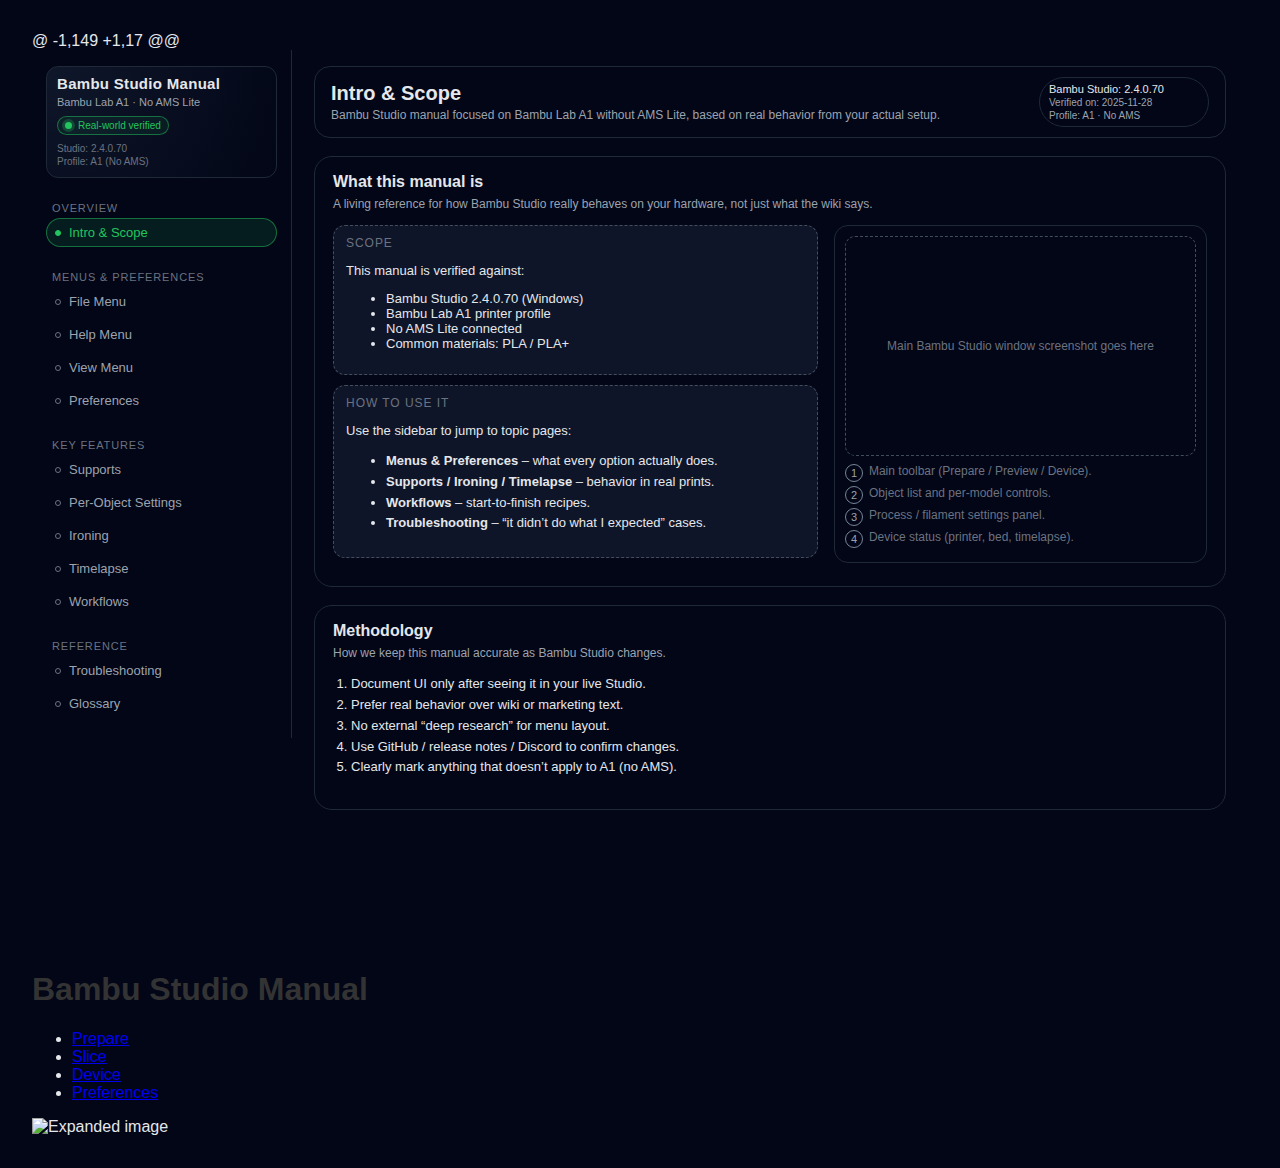
<file: index.html>
@ -1,149 +1,17 @@

<!DOCTYPE html>
<html lang="en">
<html>
<head>
  <meta charset="UTF-8">
  <title>Bambu Studio Manual – A1 (No AMS)</title>
  <meta name="viewport" content="width=device-width, initial-scale=1.0">
  <link rel="stylesheet" href="assets/css/main.css">
  <title>Bambu Studio Manual</title>
  <link rel="stylesheet" href="style.css">
</head>
<script src="assets/js/lightbox.js" defer></script>
<body>
  <div class="layout">
    <aside class="sidebar">
      <div class="sidebar-header">
        <div class="sidebar-title">Bambu Studio Manual</div>
        <div class="sidebar-subtitle">Bambu Lab A1 · No AMS Lite</div>
        <div class="badge">
          <span class="badge-dot"></span>
          <span>Real-world verified</span>
        </div>
        <div class="sidebar-meta">
          <span>Studio: 2.4.0.70</span>
          <span>Profile: A1 (No AMS)</span>
        </div>
      </div>

      <div>
        <div class="nav-section-title">Overview</div>
        <ul class="nav-list">
          <li class="nav-item">
            <a href="index.html" class="active">
              <span class="nav-bullet"></span>
              <span>Intro & Scope</span>
            </a>
          </li>
        </ul>
      </div>

      <div>
        <div class="nav-section-title">Menus & Preferences</div>
        <ul class="nav-list">
          <li class="nav-item"><a href="file-menu.html"><span class="nav-bullet"></span><span>File Menu</span></a></li>
          <li class="nav-item"><a href="help-menu.html"><span class="nav-bullet"></span><span>Help Menu</span></a></li>
          <li class="nav-item"><a href="view-menu.html"><span class="nav-bullet"></span><span>View Menu</span></a></li>
          <li class="nav-item"><a href="preferences.html"><span class="nav-bullet"></span><span>Preferences</span></a></li>
        </ul>
      </div>

      <div>
        <div class="nav-section-title">Key Features</div>
        <ul class="nav-list">
          <li class="nav-item"><a href="supports.html"><span class="nav-bullet"></span><span>Supports</span></a></li>
          <li class="nav-item"><a href="per-object.html"><span class="nav-bullet"></span><span>Per-Object Settings</span></a></li>
          <li class="nav-item"><a href="ironing.html"><span class="nav-bullet"></span><span>Ironing</span></a></li>
          <li class="nav-item"><a href="timelapse.html"><span class="nav-bullet"></span><span>Timelapse</span></a></li>
          <li class="nav-item"><a href="workflows.html"><span class="nav-bullet"></span><span>Workflows</span></a></li>
        </ul>
      </div>

      <div>
        <div class="nav-section-title">Reference</div>
        <ul class="nav-list">
          <li class="nav-item"><a href="troubleshooting.html"><span class="nav-bullet"></span><span>Troubleshooting</span></a></li>
          <li class="nav-item"><a href="glossary.html"><span class="nav-bullet"></span><span>Glossary</span></a></li>
        </ul>
      </div>
    </aside>

    <main class="main">
      <header class="top-bar">
        <div class="top-bar-main">
          <div class="top-title">Intro & Scope</div>
          <div class="top-subtitle">
            Bambu Studio manual focused on Bambu Lab A1 without AMS Lite,
            based on real behavior from your actual setup.
          </div>
        </div>
        <div class="version-pill">
          <strong>Bambu Studio: 2.4.0.70</strong>
          <span>Verified on: 2025-11-28</span>
          <span>Profile: A1 · No AMS</span>
        </div>
      </header>

      <section class="content-group">
        <div class="content-heading">What this manual is</div>
        <div class="content-tagline">
          A living reference for how Bambu Studio really behaves on your hardware, not just what the wiki says.
        </div>

        <div class="content-columns">
          <div>
            <div class="callout-box">
              <div class="callout-title">Scope</div>
              <p>This manual is verified against:</p>
              <ul>
                <li>Bambu Studio 2.4.0.70 (Windows)</li>
                <li>Bambu Lab A1 printer profile</li>
                <li>No AMS Lite connected</li>
                <li>Common materials: PLA / PLA+</li>
              </ul>
            </div>

            <div class="callout-box">
              <div class="callout-title">How to use it</div>
              <p style="font-size:13px;">
                Use the sidebar to jump to topic pages:
              </p>
              <ul style="font-size:13px; line-height:1.6;">
                <li><strong>Menus & Preferences</strong> – what every option actually does.</li>
                <li><strong>Supports / Ironing / Timelapse</strong> – behavior in real prints.</li>
                <li><strong>Workflows</strong> – start-to-finish recipes.</li>
                <li><strong>Troubleshooting</strong> – “it didn’t do what I expected” cases.</li>
              </ul>
            </div>
          </div>

          <div>
            <div class="screenshot-frame">
              <div class="screenshot-placeholder">
                Main Bambu Studio window screenshot goes here
              </div>
              <ul class="callout-list">
                <li><span class="callout-number">1</span> Main toolbar (Prepare / Preview / Device).</li>
                <li><span class="callout-number">2</span> Object list and per-model controls.</li>
                <li><span class="callout-number">3</span> Process / filament settings panel.</li>
                <li><span class="callout-number">4</span> Device status (printer, bed, timelapse).</li>
              </ul>
            </div>
          </div>
        </div>
      </section>

      <section class="content-group">
        <div class="content-heading">Methodology</div>
        <div class="content-tagline">
          How we keep this manual accurate as Bambu Studio changes.
        </div>
        <ol style="font-size:13px; line-height:1.6; padding-left:18px;">
          <li>Document UI only after seeing it in your live Studio.</li>
          <li>Prefer real behavior over wiki or marketing text.</li>
          <li>No external “deep research” for menu layout.</li>
          <li>Use GitHub / release notes / Discord to confirm changes.</li>
          <li>Clearly mark anything that doesn’t apply to A1 (no AMS).</li>
        </ol>
      </section>
    </main>
  </div>
  <h1>Bambu Studio Manual</h1>
  <ul>
    <li><a href="prepare.html">Prepare</a></li>
    <li><a href="slice.html">Slice</a></li>
    <li><a href="device.html">Device</a></li>
    <li><a href="preferences.html">Preferences</a></li>
  </ul>
</body>
</html>
</file>
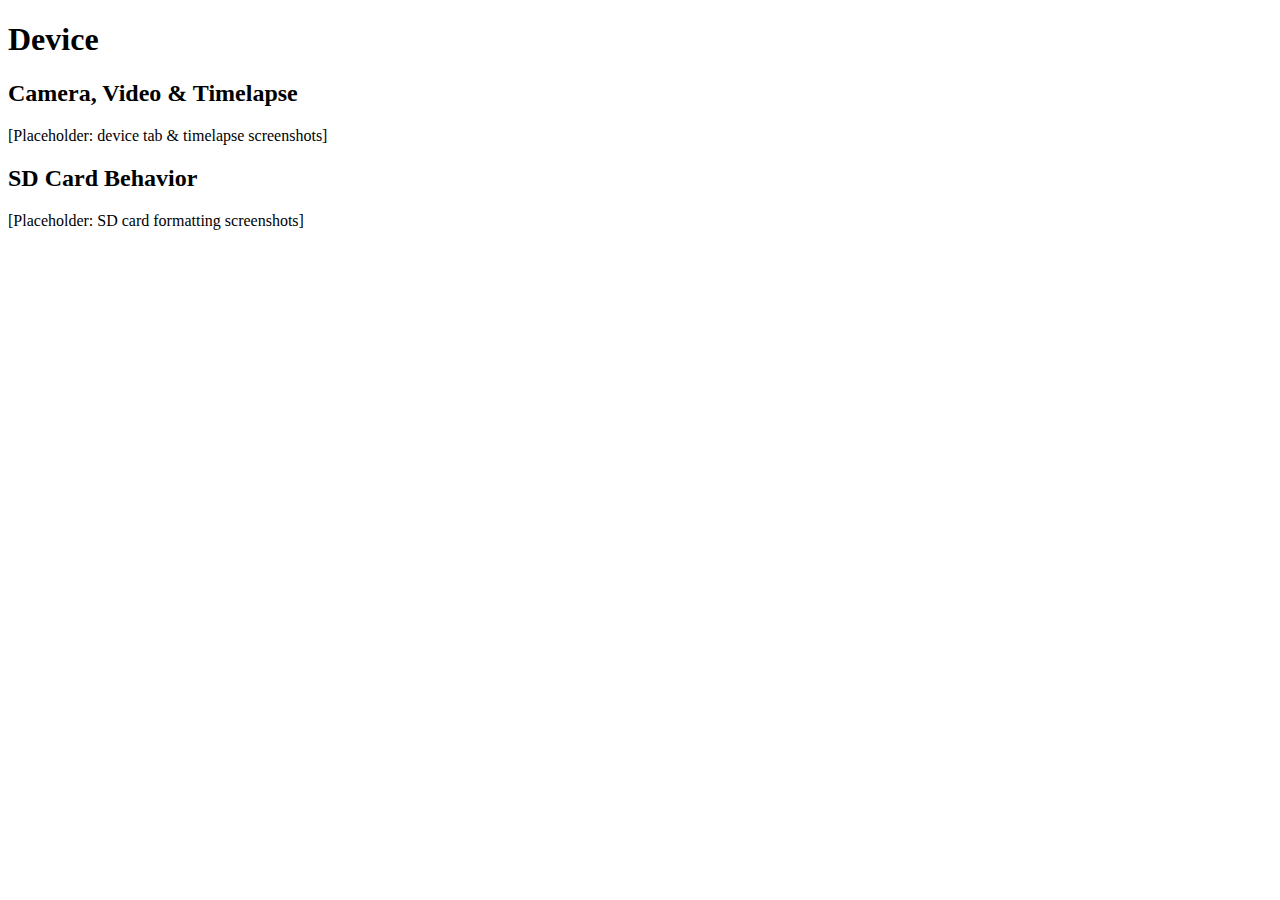
<file: device.html>
<!DOCTYPE html>
<html>
<head><title>Device</title></head>
<body>
<h1>Device</h1>

<h2>Camera, Video & Timelapse</h2>
<p>[Placeholder: device tab & timelapse screenshots]</p>

<h2>SD Card Behavior</h2>
<p>[Placeholder: SD card formatting screenshots]</p>

</body>
</html>
</file>
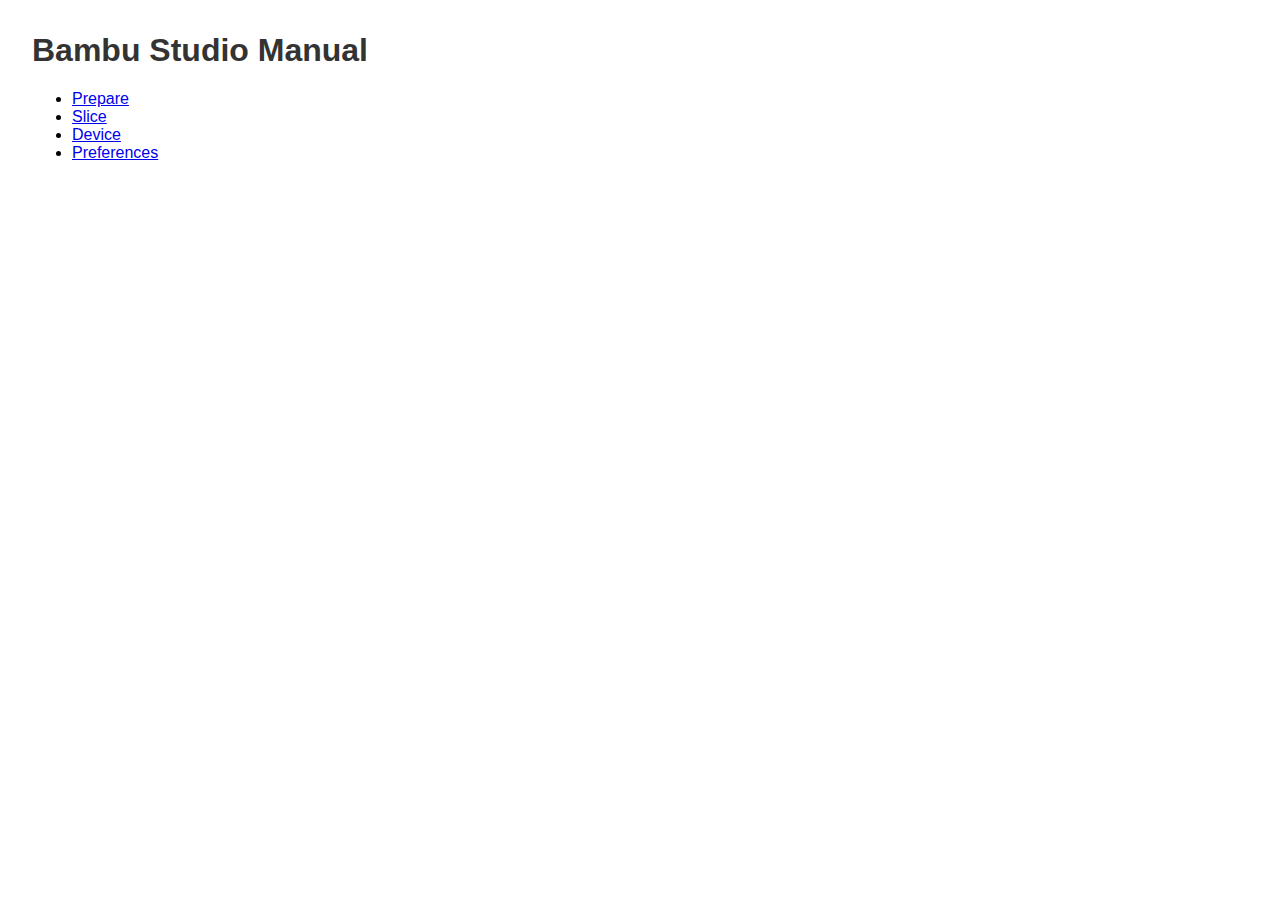
<file: index_1.html>
<!DOCTYPE html>
<html>
<head>
  <title>Bambu Studio Manual</title>
  <link rel="stylesheet" href="style.css">
</head>
<body>
  <h1>Bambu Studio Manual</h1>
  <ul>
    <li><a href="prepare.html">Prepare</a></li>
    <li><a href="slice.html">Slice</a></li>
    <li><a href="device.html">Device</a></li>
    <li><a href="preferences.html">Preferences</a></li>
  </ul>
</body>
</html>
</file>
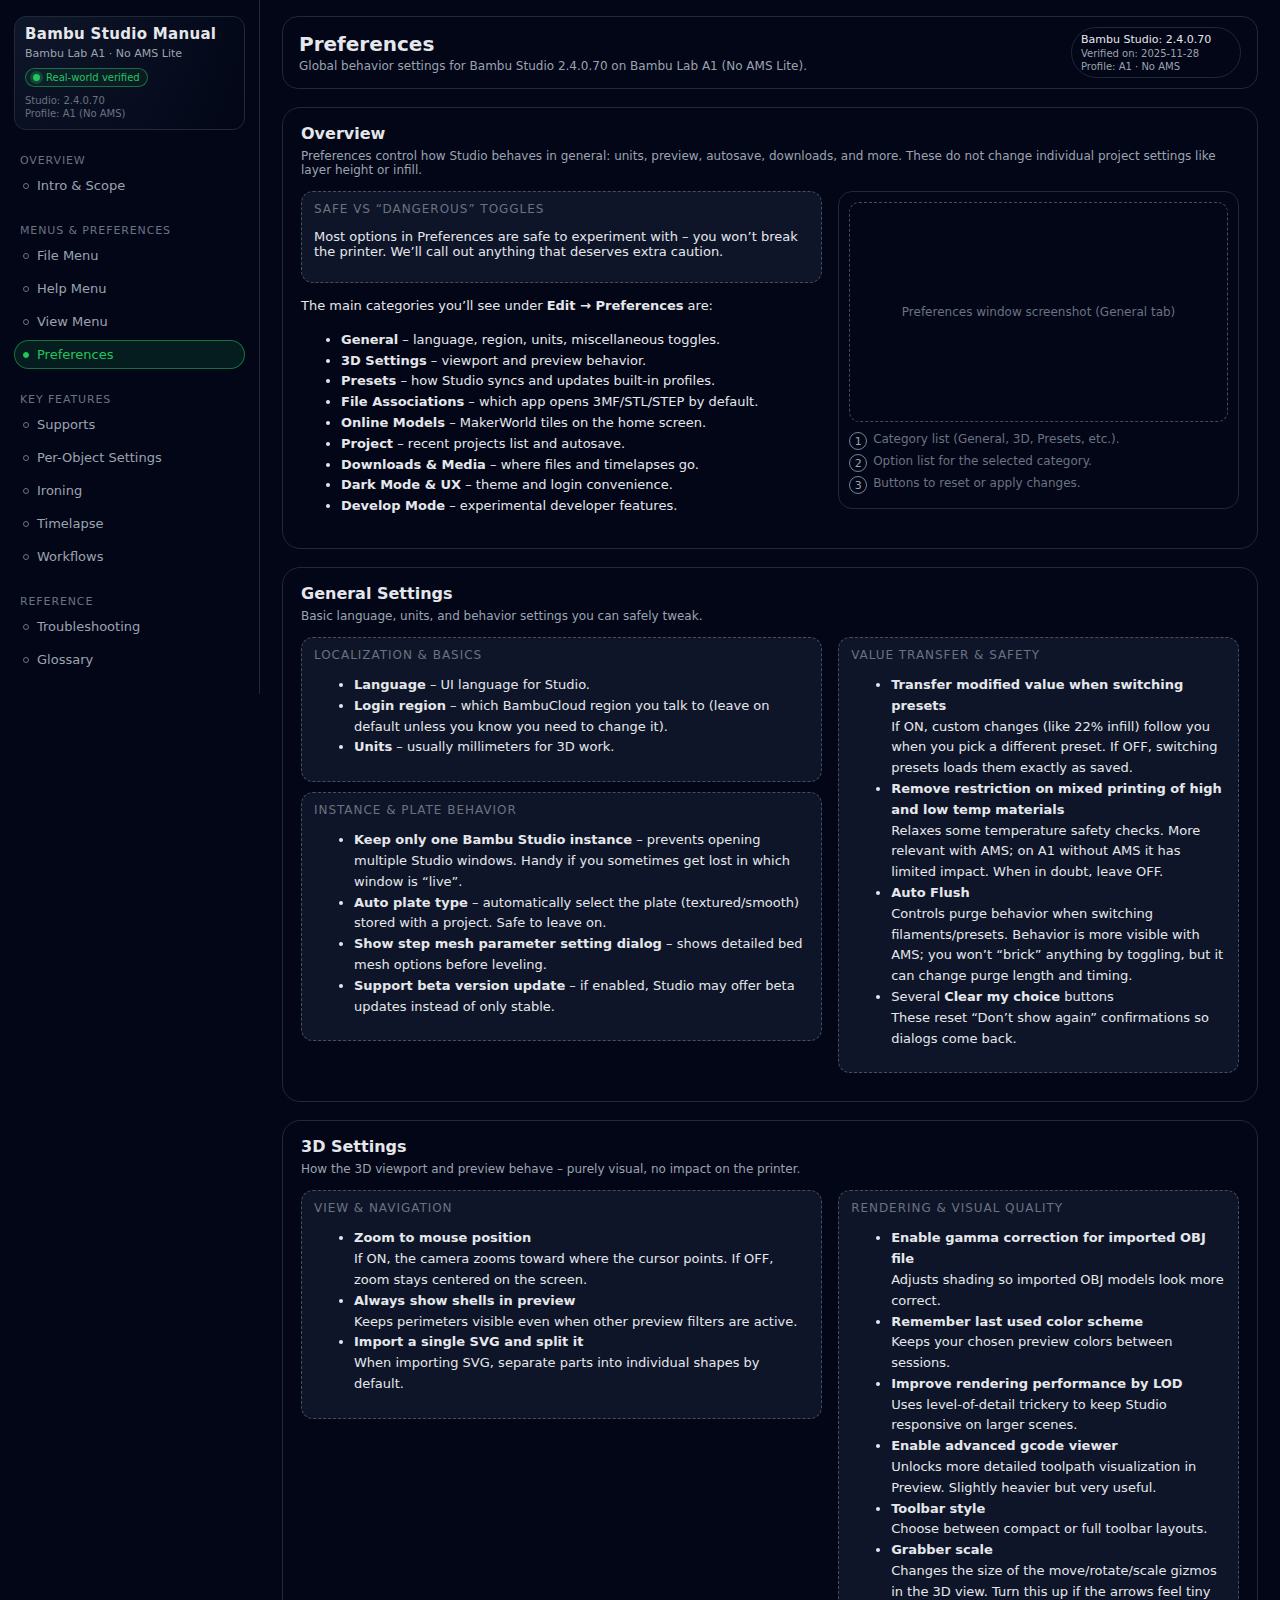
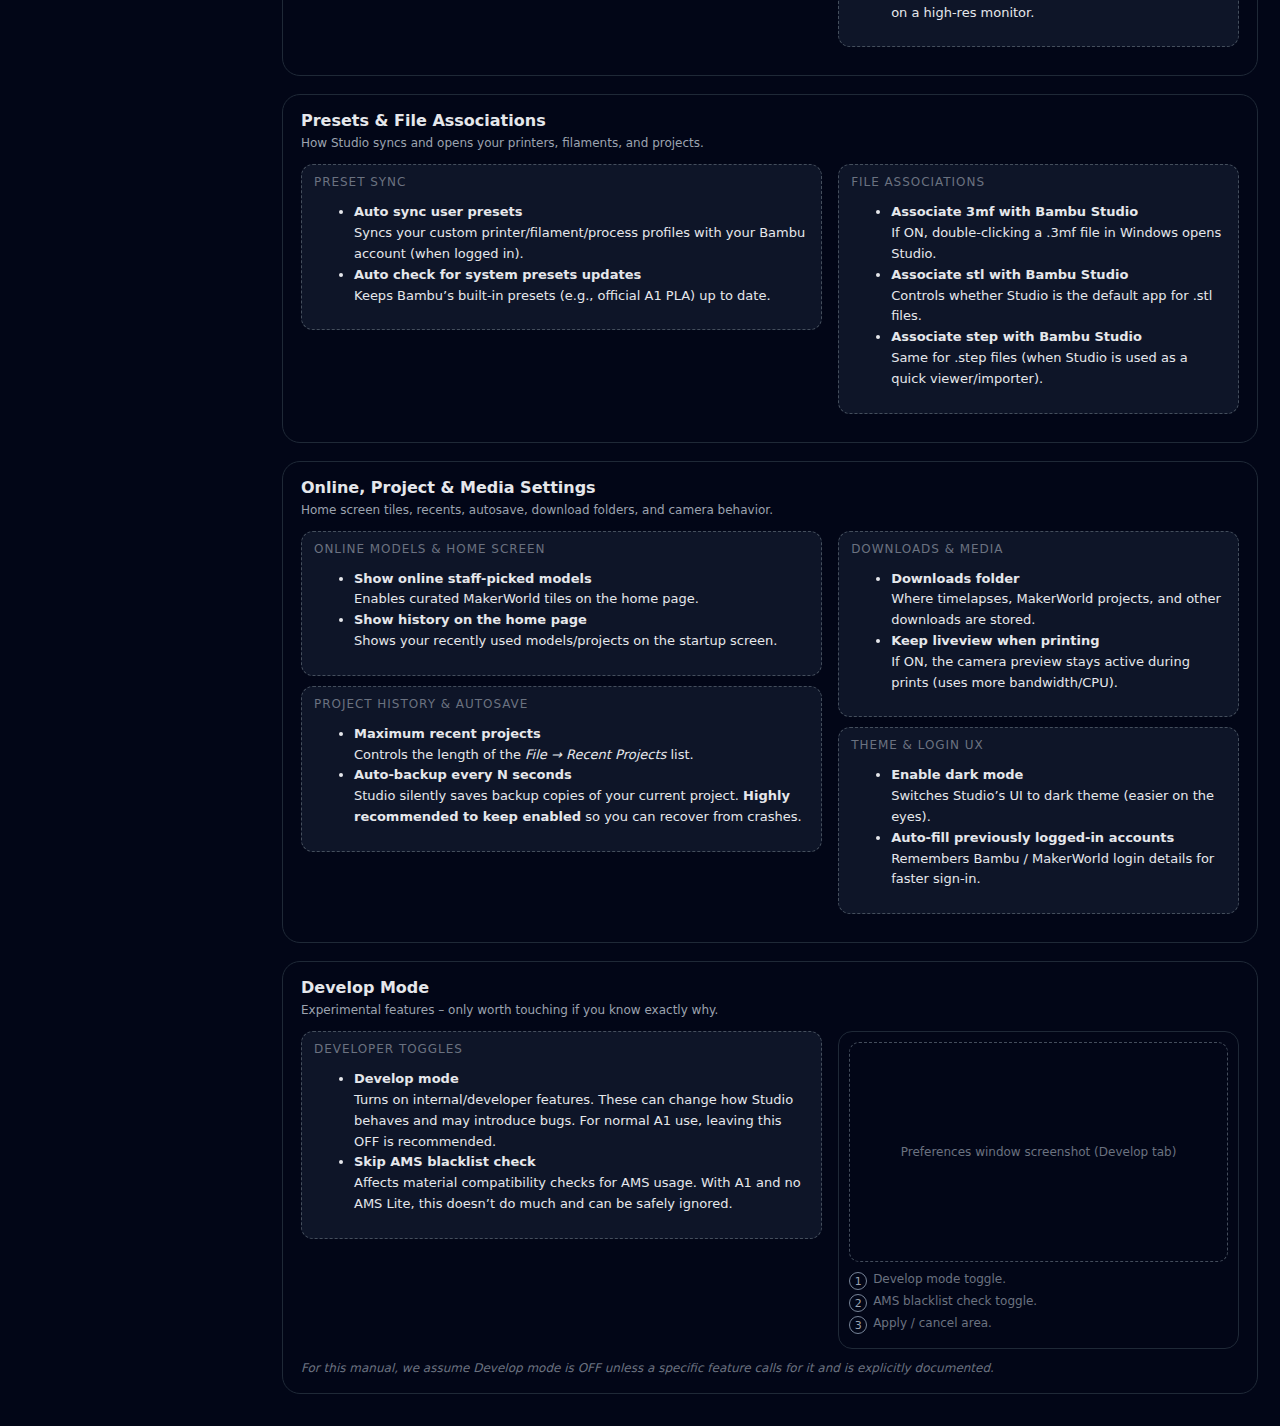
<file: preferences.html>
<!DOCTYPE html>
<html lang="en">
<head>
  <meta charset="UTF-8">
  <title>Preferences – Bambu Studio Manual (A1)</title>
  <meta name="viewport" content="width=device-width, initial-scale=1.0">
  <link rel="stylesheet" href="assets/css/main.css">
</head>
<body>
  <div class="layout">
    <aside class="sidebar">
      <div class="sidebar-header">
        <div class="sidebar-title">Bambu Studio Manual</div>
        <div class="sidebar-subtitle">Bambu Lab A1 · No AMS Lite</div>
        <div class="badge">
          <span class="badge-dot"></span>
          <span>Real-world verified</span>
        </div>
        <div class="sidebar-meta">
          <span>Studio: 2.4.0.70</span>
          <span>Profile: A1 (No AMS)</span>
        </div>
      </div>

      <div>
        <div class="nav-section-title">Overview</div>
        <ul class="nav-list">
          <li class="nav-item">
            <a href="index.html">
              <span class="nav-bullet"></span>
              <span>Intro & Scope</span>
            </a>
          </li>
        </ul>
      </div>

      <div>
        <div class="nav-section-title">Menus & Preferences</div>
        <ul class="nav-list">
          <li class="nav-item">
            <a href="file-menu.html">
              <span class="nav-bullet"></span>
              <span>File Menu</span>
            </a>
          </li>
          <li class="nav-item">
            <a href="help-menu.html">
              <span class="nav-bullet"></span>
              <span>Help Menu</span>
            </a>
          </li>
          <li class="nav-item">
            <a href="view-menu.html">
              <span class="nav-bullet"></span>
              <span>View Menu</span>
            </a>
          </li>
          <li class="nav-item">
            <a href="preferences.html" class="active">
              <span class="nav-bullet"></span>
              <span>Preferences</span>
            </a>
          </li>
        </ul>
      </div>

      <div>
        <div class="nav-section-title">Key Features</div>
        <ul class="nav-list">
          <li class="nav-item"><a href="supports.html"><span class="nav-bullet"></span><span>Supports</span></a></li>
          <li class="nav-item"><a href="per-object.html"><span class="nav-bullet"></span><span>Per-Object Settings</span></a></li>
          <li class="nav-item"><a href="ironing.html"><span class="nav-bullet"></span><span>Ironing</span></a></li>
          <li class="nav-item"><a href="timelapse.html"><span class="nav-bullet"></span><span>Timelapse</span></a></li>
          <li class="nav-item"><a href="workflows.html"><span class="nav-bullet"></span><span>Workflows</span></a></li>
        </ul>
      </div>

      <div>
        <div class="nav-section-title">Reference</div>
        <ul class="nav-list">
          <li class="nav-item"><a href="troubleshooting.html"><span class="nav-bullet"></span><span>Troubleshooting</span></a></li>
          <li class="nav-item"><a href="glossary.html"><span class="nav-bullet"></span><span>Glossary</span></a></li>
        </ul>
      </div>
    </aside>

    <main class="main">
      <header class="top-bar">
        <div class="top-bar-main">
          <div class="top-title">Preferences</div>
          <div class="top-subtitle">
            Global behavior settings for Bambu Studio 2.4.0.70 on Bambu Lab A1 (No AMS Lite).
          </div>
        </div>
        <div class="version-pill">
          <strong>Bambu Studio: 2.4.0.70</strong>
          <span>Verified on: 2025-11-28</span>
          <span>Profile: A1 · No AMS</span>
        </div>
      </header>

      <!-- OVERVIEW -->
      <section class="content-group">
        <div class="content-heading">Overview</div>
        <div class="content-tagline">
          Preferences control how Studio behaves in general: units, preview, autosave, downloads, and more.
          These do not change individual project settings like layer height or infill.
        </div>

        <div class="content-columns">
          <div>
            <div class="callout-box">
              <div class="callout-title">Safe vs “dangerous” toggles</div>
              <p style="font-size:13px;">
                Most options in Preferences are safe to experiment with – you won’t break the printer.
                We’ll call out anything that deserves extra caution.
              </p>
            </div>
            <p style="font-size:13px; line-height:1.6;">
              The main categories you’ll see under <strong>Edit → Preferences</strong> are:
            </p>
            <ul style="font-size:13px; line-height:1.6;">
              <li><strong>General</strong> – language, region, units, miscellaneous toggles.</li>
              <li><strong>3D Settings</strong> – viewport and preview behavior.</li>
              <li><strong>Presets</strong> – how Studio syncs and updates built-in profiles.</li>
              <li><strong>File Associations</strong> – which app opens 3MF/STL/STEP by default.</li>
              <li><strong>Online Models</strong> – MakerWorld tiles on the home screen.</li>
              <li><strong>Project</strong> – recent projects list and autosave.</li>
              <li><strong>Downloads & Media</strong> – where files and timelapses go.</li>
              <li><strong>Dark Mode & UX</strong> – theme and login convenience.</li>
              <li><strong>Develop Mode</strong> – experimental developer features.</li>
            </ul>
          </div>

          <div>
            <div class="screenshot-frame">
              <div class="screenshot-placeholder">
                Preferences window screenshot (General tab)
              </div>
              <ul class="callout-list" style="margin-top:10px;">
                <li><span class="callout-number">1</span> Category list (General, 3D, Presets, etc.).</li>
                <li><span class="callout-number">2</span> Option list for the selected category.</li>
                <li><span class="callout-number">3</span> Buttons to reset or apply changes.</li>
              </ul>
            </div>
          </div>
        </div>
      </section>

      <!-- GENERAL SETTINGS -->
      <section class="content-group">
        <div class="content-heading">General Settings</div>
        <div class="content-tagline">
          Basic language, units, and behavior settings you can safely tweak.
        </div>

        <div class="content-columns">
          <div>
            <div class="callout-box">
              <div class="callout-title">Localization & basics</div>
              <ul style="font-size:13px; line-height:1.6;">
                <li><strong>Language</strong> – UI language for Studio.</li>
                <li><strong>Login region</strong> – which BambuCloud region you talk to (leave on default unless you know you need to change it).</li>
                <li><strong>Units</strong> – usually millimeters for 3D work.</li>
              </ul>
            </div>

            <div class="callout-box">
              <div class="callout-title">Instance & plate behavior</div>
              <ul style="font-size:13px; line-height:1.6;">
                <li>
                  <strong>Keep only one Bambu Studio instance</strong> – prevents opening multiple Studio windows.
                  Handy if you sometimes get lost in which window is “live”.
                </li>
                <li>
                  <strong>Auto plate type</strong> – automatically select the plate (textured/smooth) stored with a project.
                  Safe to leave on.
                </li>
                <li>
                  <strong>Show step mesh parameter setting dialog</strong> – shows detailed bed mesh options before leveling.
                </li>
                <li>
                  <strong>Support beta version update</strong> – if enabled, Studio may offer beta updates instead of only stable.
                </li>
              </ul>
            </div>
          </div>

          <div>
            <div class="callout-box">
              <div class="callout-title">Value transfer & safety</div>
              <ul style="font-size:13px; line-height:1.6;">
                <li>
                  <strong>Transfer modified value when switching presets</strong><br>
                  If ON, custom changes (like 22% infill) follow you when you pick a different preset.
                  If OFF, switching presets loads them exactly as saved.
                </li>
                <li>
                  <strong>Remove restriction on mixed printing of high and low temp materials</strong><br>
                  Relaxes some temperature safety checks. More relevant with AMS; on A1 without AMS it has limited impact.
                  When in doubt, leave OFF.
                </li>
                <li>
                  <strong>Auto Flush</strong><br>
                  Controls purge behavior when switching filaments/presets. Behavior is more visible with AMS; you won’t “brick” anything by toggling, but it can change purge length and timing.
                </li>
                <li>
                  Several <strong>Clear my choice</strong> buttons<br>
                  These reset “Don’t show again” confirmations so dialogs come back.
                </li>
              </ul>
            </div>
          </div>
        </div>
      </section>

      <!-- 3D SETTINGS -->
      <section class="content-group">
        <div class="content-heading">3D Settings</div>
        <div class="content-tagline">
          How the 3D viewport and preview behave – purely visual, no impact on the printer.
        </div>

        <div class="content-columns">
          <div>
            <div class="callout-box">
              <div class="callout-title">View & navigation</div>
              <ul style="font-size:13px; line-height:1.6;">
                <li>
                  <strong>Zoom to mouse position</strong><br>
                  If ON, the camera zooms toward where the cursor points.
                  If OFF, zoom stays centered on the screen.
                </li>
                <li>
                  <strong>Always show shells in preview</strong><br>
                  Keeps perimeters visible even when other preview filters are active.
                </li>
                <li>
                  <strong>Import a single SVG and split it</strong><br>
                  When importing SVG, separate parts into individual shapes by default.
                </li>
              </ul>
            </div>
          </div>

          <div>
            <div class="callout-box">
              <div class="callout-title">Rendering & visual quality</div>
              <ul style="font-size:13px; line-height:1.6;">
                <li>
                  <strong>Enable gamma correction for imported OBJ file</strong><br>
                  Adjusts shading so imported OBJ models look more correct.
                </li>
                <li>
                  <strong>Remember last used color scheme</strong><br>
                  Keeps your chosen preview colors between sessions.
                </li>
                <li>
                  <strong>Improve rendering performance by LOD</strong><br>
                  Uses level-of-detail trickery to keep Studio responsive on larger scenes.
                </li>
                <li>
                  <strong>Enable advanced gcode viewer</strong><br>
                  Unlocks more detailed toolpath visualization in Preview. Slightly heavier but very useful.
                </li>
                <li>
                  <strong>Toolbar style</strong><br>
                  Choose between compact or full toolbar layouts.
                </li>
                <li>
                  <strong>Grabber scale</strong><br>
                  Changes the size of the move/rotate/scale gizmos in the 3D view.
                  Turn this up if the arrows feel tiny on a high-res monitor.
                </li>
              </ul>
            </div>
          </div>
        </div>
      </section>

      <!-- PRESETS & FILE ASSOCIATIONS -->
      <section class="content-group">
        <div class="content-heading">Presets & File Associations</div>
        <div class="content-tagline">
          How Studio syncs and opens your printers, filaments, and projects.
        </div>

        <div class="content-columns">
          <div>
            <div class="callout-box">
              <div class="callout-title">Preset sync</div>
              <ul style="font-size:13px; line-height:1.6;">
                <li>
                  <strong>Auto sync user presets</strong><br>
                  Syncs your custom printer/filament/process profiles with your Bambu account (when logged in).
                </li>
                <li>
                  <strong>Auto check for system presets updates</strong><br>
                  Keeps Bambu’s built-in presets (e.g., official A1 PLA) up to date.
                </li>
              </ul>
            </div>
          </div>

          <div>
            <div class="callout-box">
              <div class="callout-title">File associations</div>
              <ul style="font-size:13px; line-height:1.6;">
                <li>
                  <strong>Associate 3mf with Bambu Studio</strong><br>
                  If ON, double-clicking a .3mf file in Windows opens Studio.
                </li>
                <li>
                  <strong>Associate stl with Bambu Studio</strong><br>
                  Controls whether Studio is the default app for .stl files.
                </li>
                <li>
                  <strong>Associate step with Bambu Studio</strong><br>
                  Same for .step files (when Studio is used as a quick viewer/importer).
                </li>
              </ul>
            </div>
          </div>
        </div>
      </section>

      <!-- ONLINE, PROJECT, DOWNLOADS, MEDIA -->
      <section class="content-group">
        <div class="content-heading">Online, Project & Media Settings</div>
        <div class="content-tagline">
          Home screen tiles, recents, autosave, download folders, and camera behavior.
        </div>

        <div class="content-columns">
          <div>
            <div class="callout-box">
              <div class="callout-title">Online models & home screen</div>
              <ul style="font-size:13px; line-height:1.6;">
                <li>
                  <strong>Show online staff-picked models</strong><br>
                  Enables curated MakerWorld tiles on the home page.
                </li>
                <li>
                  <strong>Show history on the home page</strong><br>
                  Shows your recently used models/projects on the startup screen.
                </li>
              </ul>
            </div>

            <div class="callout-box">
              <div class="callout-title">Project history & autosave</div>
              <ul style="font-size:13px; line-height:1.6;">
                <li>
                  <strong>Maximum recent projects</strong><br>
                  Controls the length of the <em>File → Recent Projects</em> list.
                </li>
                <li>
                  <strong>Auto-backup every N seconds</strong><br>
                  Studio silently saves backup copies of your current project.
                  <strong>Highly recommended to keep enabled</strong> so you can recover from crashes.
                </li>
              </ul>
            </div>
          </div>

          <div>
            <div class="callout-box">
              <div class="callout-title">Downloads & media</div>
              <ul style="font-size:13px; line-height:1.6;">
                <li>
                  <strong>Downloads folder</strong><br>
                  Where timelapses, MakerWorld projects, and other downloads are stored.
                </li>
                <li>
                  <strong>Keep liveview when printing</strong><br>
                  If ON, the camera preview stays active during prints (uses more bandwidth/CPU).
                </li>
              </ul>
            </div>

            <div class="callout-box">
              <div class="callout-title">Theme & login UX</div>
              <ul style="font-size:13px; line-height:1.6;">
                <li>
                  <strong>Enable dark mode</strong><br>
                  Switches Studio’s UI to dark theme (easier on the eyes).
                </li>
                <li>
                  <strong>Auto-fill previously logged-in accounts</strong><br>
                  Remembers Bambu / MakerWorld login details for faster sign-in.
                </li>
              </ul>
            </div>
          </div>
        </div>
      </section>

      <!-- DEVELOP MODE -->
      <section class="content-group">
        <div class="content-heading">Develop Mode</div>
        <div class="content-tagline">
          Experimental features – only worth touching if you know exactly why.
        </div>

        <div class="content-columns">
          <div>
            <div class="callout-box">
              <div class="callout-title">Developer toggles</div>
              <ul style="font-size:13px; line-height:1.6;">
                <li>
                  <strong>Develop mode</strong><br>
                  Turns on internal/developer features. These can change how Studio behaves and may introduce bugs.
                  For normal A1 use, leaving this OFF is recommended.
                </li>
                <li>
                  <strong>Skip AMS blacklist check</strong><br>
                  Affects material compatibility checks for AMS usage. With A1 and no AMS Lite, this doesn’t do much and can be safely ignored.
                </li>
              </ul>
            </div>
          </div>

          <div>
            <div class="screenshot-frame">
              <div class="screenshot-placeholder">
                Preferences window screenshot (Develop tab)
              </div>
              <ul class="callout-list" style="margin-top:10px;">
                <li><span class="callout-number">1</span> Develop mode toggle.</li>
                <li><span class="callout-number">2</span> AMS blacklist check toggle.</li>
                <li><span class="callout-number">3</span> Apply / cancel area.</li>
              </ul>
            </div>
          </div>
        </div>

        <div style="margin-top:12px; font-size:12px; color:var(--text-faint);">
          <em>For this manual, we assume Develop mode is OFF unless a specific feature calls for it and is explicitly documented.</em>
        </div>
      </section>
    </main>
  </div>
</body>
</html>
</file>
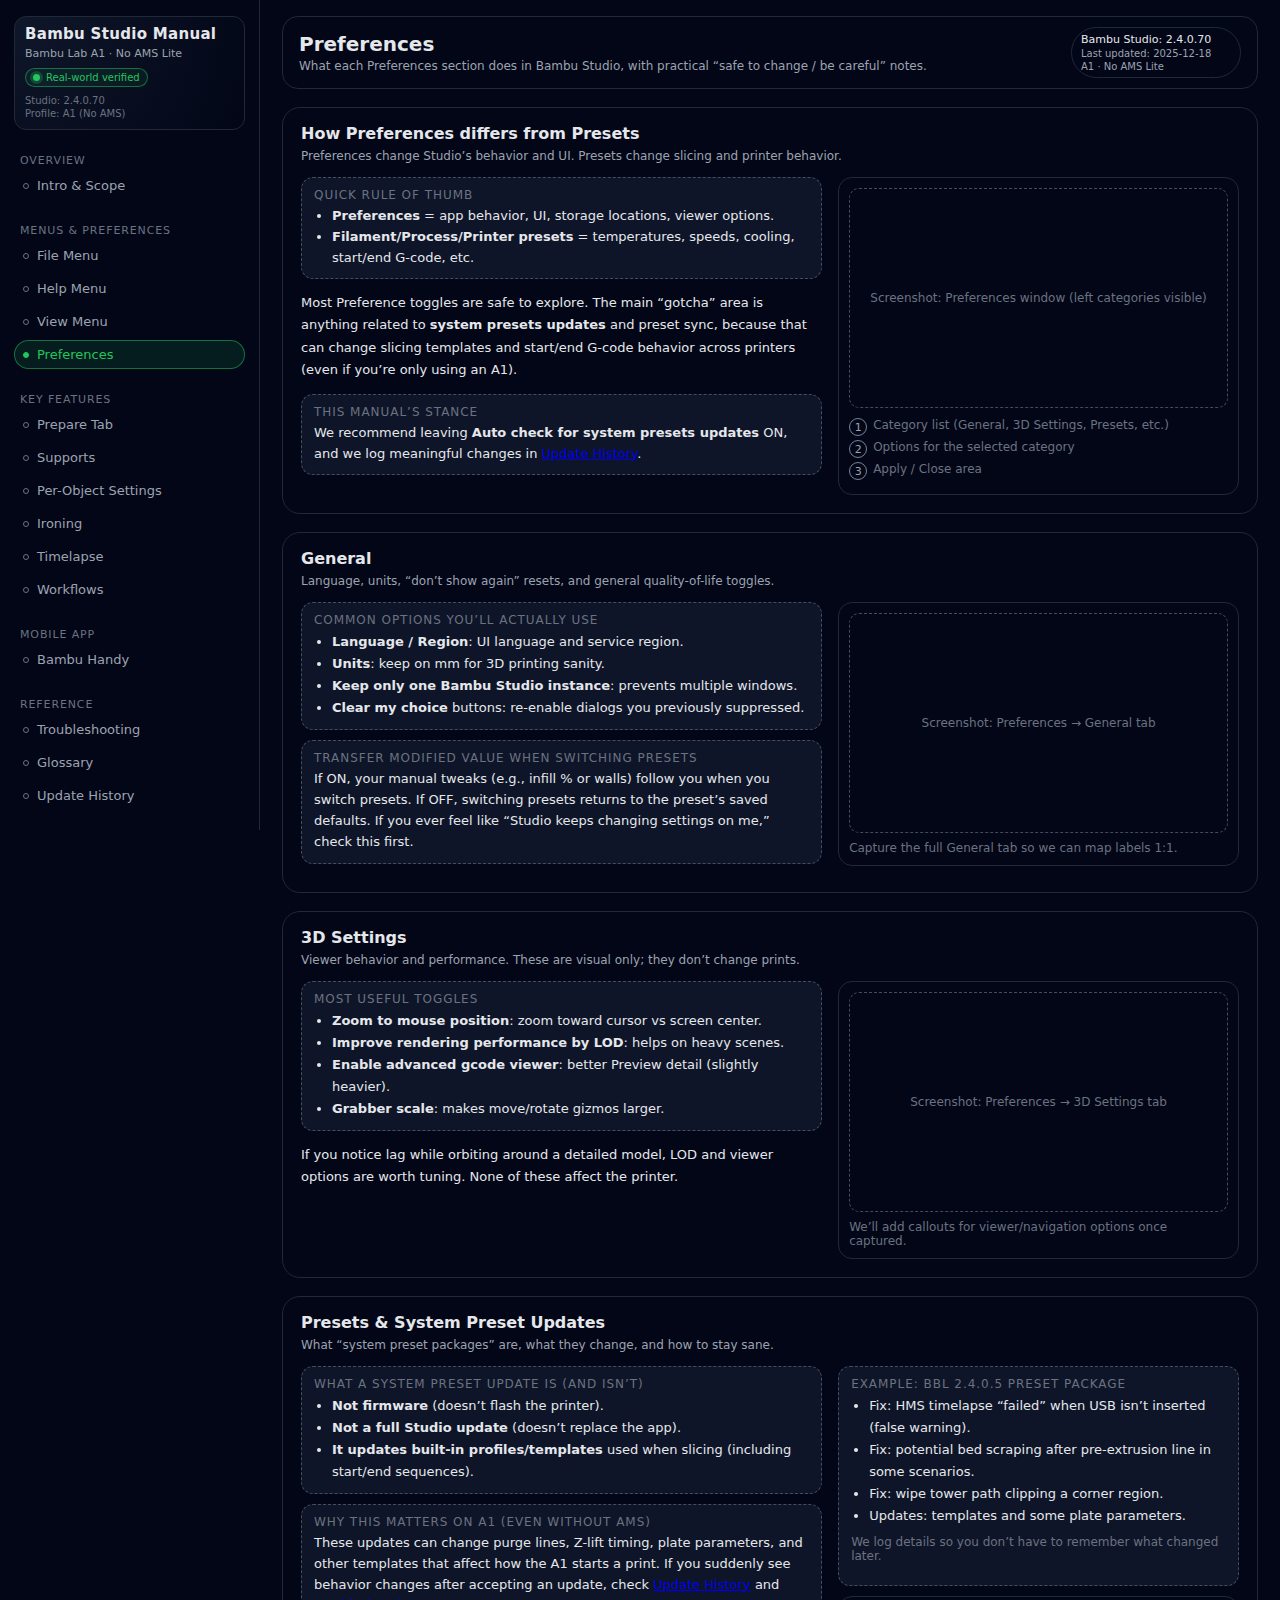
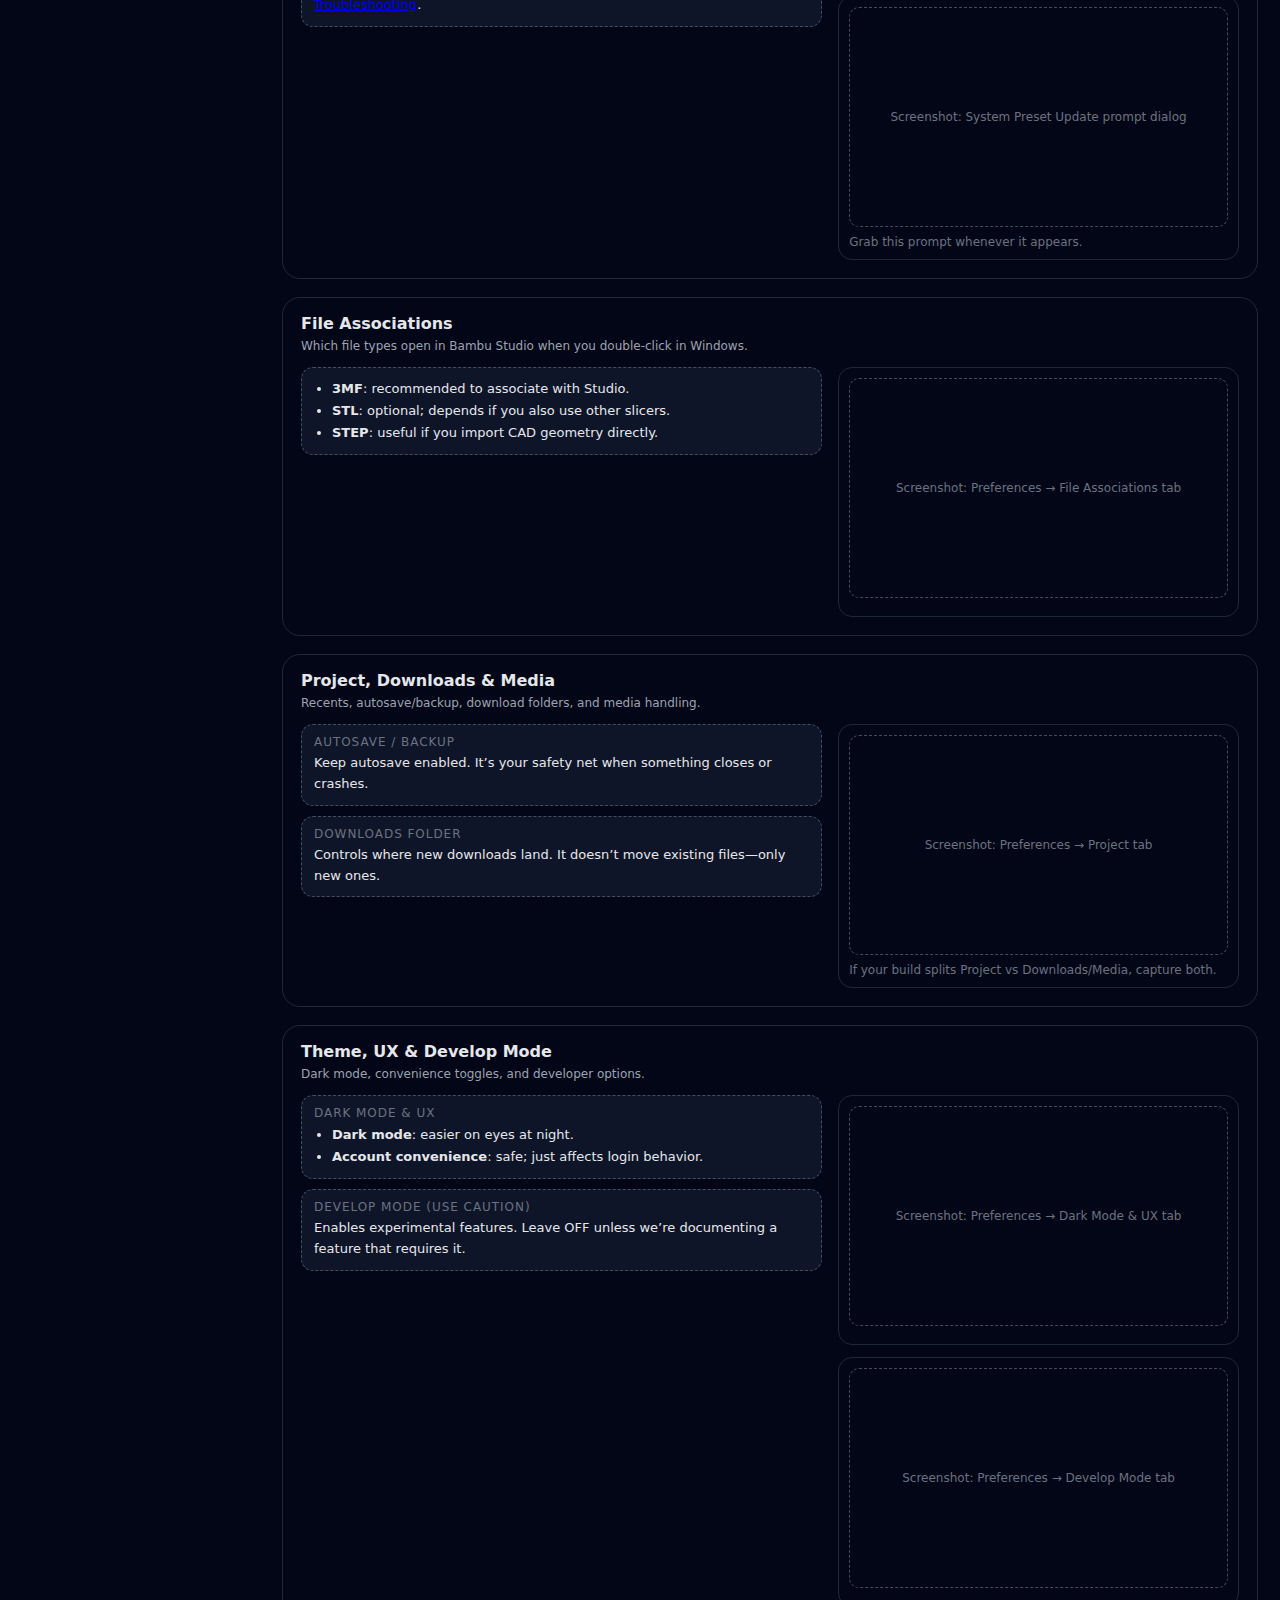
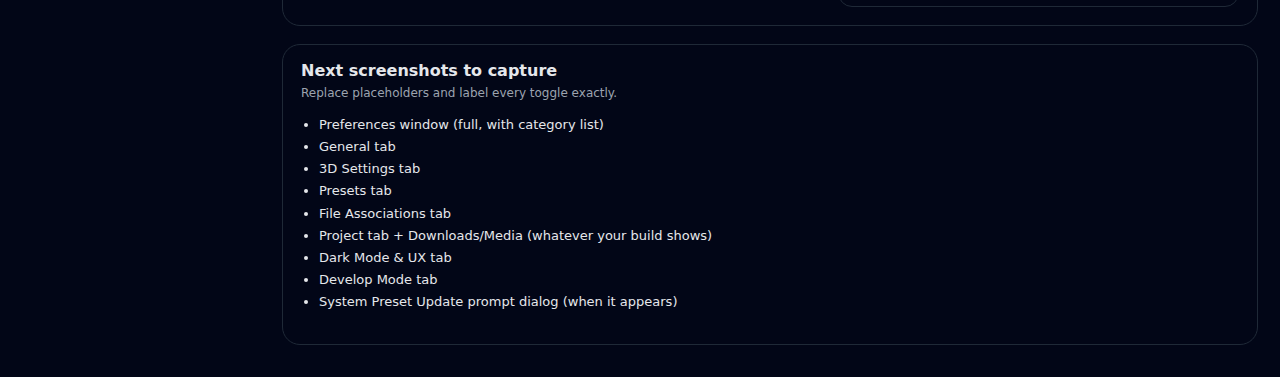
<file: preferences_prod.html>
<!DOCTYPE html>
<html lang="en">
<head>
  <meta charset="UTF-8" />
  <meta name="viewport" content="width=device-width, initial-scale=1.0" />
  <title>Preferences – Bambu Studio Manual (A1)</title>
  <link rel="stylesheet" href="assets/css/main.css" />
</head>
<body>
  <div class="layout">
    
    <aside class="sidebar">
      <div class="sidebar-header">
        <div class="sidebar-title">Bambu Studio Manual</div>
        <div class="sidebar-subtitle">Bambu Lab A1 · No AMS Lite</div>
        <div class="badge"><span class="badge-dot"></span><span>Real-world verified</span></div>
        <div class="sidebar-meta">
          <span>Studio: 2.4.0.70</span>
          <span>Profile: A1 (No AMS)</span>
        </div>
      </div>

      <div>
        <div class="nav-section-title">Overview</div>
        <ul class="nav-list">
          <li class="nav-item"><a href="index.html" class=""><span class="nav-bullet"></span><span>Intro & Scope</span></a></li>
        </ul>
      </div>

      <div>
        <div class="nav-section-title">Menus & Preferences</div>
        <ul class="nav-list">
          <li class="nav-item"><a href="file-menu.html" class=""><span class="nav-bullet"></span><span>File Menu</span></a></li>
          <li class="nav-item"><a href="help-menu.html" class=""><span class="nav-bullet"></span><span>Help Menu</span></a></li>
          <li class="nav-item"><a href="view-menu.html" class=""><span class="nav-bullet"></span><span>View Menu</span></a></li>
          <li class="nav-item"><a href="preferences.html" class="active"><span class="nav-bullet"></span><span>Preferences</span></a></li>
        </ul>
      </div>

      <div>
        <div class="nav-section-title">Key Features</div>
        <ul class="nav-list">
          <li class="nav-item"><a href="prepare.html" class=""><span class="nav-bullet"></span><span>Prepare Tab</span></a></li>
          <li class="nav-item"><a href="supports.html" class=""><span class="nav-bullet"></span><span>Supports</span></a></li>
          <li class="nav-item"><a href="per-object.html" class=""><span class="nav-bullet"></span><span>Per-Object Settings</span></a></li>
          <li class="nav-item"><a href="ironing.html" class=""><span class="nav-bullet"></span><span>Ironing</span></a></li>
          <li class="nav-item"><a href="timelapse.html" class=""><span class="nav-bullet"></span><span>Timelapse</span></a></li>
          <li class="nav-item"><a href="workflows.html" class=""><span class="nav-bullet"></span><span>Workflows</span></a></li>
        </ul>
      </div>

      <div>
        <div class="nav-section-title">Mobile App</div>
        <ul class="nav-list">
          <li class="nav-item"><a href="bambu-handy.html" class=""><span class="nav-bullet"></span><span>Bambu Handy</span></a></li>
        </ul>
      </div>

      <div>
        <div class="nav-section-title">Reference</div>
        <ul class="nav-list">
          <li class="nav-item"><a href="troubleshooting.html" class=""><span class="nav-bullet"></span><span>Troubleshooting</span></a></li>
          <li class="nav-item"><a href="glossary.html" class=""><span class="nav-bullet"></span><span>Glossary</span></a></li>
          <li class="nav-item"><a href="update-history.html" class=""><span class="nav-bullet"></span><span>Update History</span></a></li>
        </ul>
      </div>
    </aside>
    
    <main class="main">
      <header class="top-bar">
        <div class="top-bar-main">
          <div class="top-title">Preferences</div>
          <div class="top-subtitle">
            What each Preferences section does in Bambu Studio, with practical “safe to change / be careful” notes.
          </div>
        </div>
        <div class="version-pill">
          <strong>Bambu Studio: 2.4.0.70</strong>
          <span>Last updated: 2025-12-18</span>
          <span>A1 · No AMS Lite</span>
        </div>
      </header>

      <section class="content-group" id="overview">
        <div class="content-heading">How Preferences differs from Presets</div>
        <div class="content-tagline">
          Preferences change Studio’s behavior and UI. Presets change slicing and printer behavior.
        </div>

        <div class="content-columns">
          <div>
            <div class="callout-box">
              <div class="callout-title">Quick rule of thumb</div>
              <ul style="font-size:13px; line-height:1.6; margin:0; padding-left:18px;">
                <li><strong>Preferences</strong> = app behavior, UI, storage locations, viewer options.</li>
                <li><strong>Filament/Process/Printer presets</strong> = temperatures, speeds, cooling, start/end G-code, etc.</li>
              </ul>
            </div>

            <p style="font-size:13px; line-height:1.7;">
              Most Preference toggles are safe to explore. The main “gotcha” area is anything related to
              <strong>system presets updates</strong> and preset sync, because that can change slicing templates and
              start/end G-code behavior across printers (even if you’re only using an A1).
            </p>

            <div class="callout-box">
              <div class="callout-title">This manual’s stance</div>
              <p style="font-size:13px; line-height:1.6; margin:0;">
                We recommend leaving <strong>Auto check for system presets updates</strong> ON, and we log meaningful changes
                in <a href="update-history.html">Update History</a>.
              </p>
            </div>
          </div>

          <div>
            <div class="screenshot-frame">
              <div class="screenshot-placeholder">Screenshot: Preferences window (left categories visible)</div>
              <ul class="callout-list" style="margin-top:10px;">
                <li><span class="callout-number">1</span> Category list (General, 3D Settings, Presets, etc.)</li>
                <li><span class="callout-number">2</span> Options for the selected category</li>
                <li><span class="callout-number">3</span> Apply / Close area</li>
              </ul>
            </div>
          </div>
        </div>
      </section>

      <section class="content-group" id="general">
        <div class="content-heading">General</div>
        <div class="content-tagline">Language, units, “don’t show again” resets, and general quality-of-life toggles.</div>

        <div class="content-columns">
          <div>
            <div class="callout-box">
              <div class="callout-title">Common options you’ll actually use</div>
              <ul style="font-size:13px; line-height:1.7; margin:0; padding-left:18px;">
                <li><strong>Language / Region</strong>: UI language and service region.</li>
                <li><strong>Units</strong>: keep on mm for 3D printing sanity.</li>
                <li><strong>Keep only one Bambu Studio instance</strong>: prevents multiple windows.</li>
                <li><strong>Clear my choice</strong> buttons: re-enable dialogs you previously suppressed.</li>
              </ul>
            </div>

            <div class="callout-box">
              <div class="callout-title">Transfer modified value when switching presets</div>
              <p style="font-size:13px; line-height:1.6; margin:0;">
                If ON, your manual tweaks (e.g., infill % or walls) follow you when you switch presets. If OFF,
                switching presets returns to the preset’s saved defaults. If you ever feel like “Studio keeps changing settings on me,”
                check this first.
              </p>
            </div>
          </div>

          <div>
            <div class="screenshot-frame">
              <div class="screenshot-placeholder">Screenshot: Preferences → General tab</div>
              <div class="caption">Capture the full General tab so we can map labels 1:1.</div>
            </div>
          </div>
        </div>
      </section>

      <section class="content-group" id="3d">
        <div class="content-heading">3D Settings</div>
        <div class="content-tagline">Viewer behavior and performance. These are visual only; they don’t change prints.</div>

        <div class="content-columns">
          <div>
            <div class="callout-box">
              <div class="callout-title">Most useful toggles</div>
              <ul style="font-size:13px; line-height:1.7; margin:0; padding-left:18px;">
                <li><strong>Zoom to mouse position</strong>: zoom toward cursor vs screen center.</li>
                <li><strong>Improve rendering performance by LOD</strong>: helps on heavy scenes.</li>
                <li><strong>Enable advanced gcode viewer</strong>: better Preview detail (slightly heavier).</li>
                <li><strong>Grabber scale</strong>: makes move/rotate gizmos larger.</li>
              </ul>
            </div>

            <p style="font-size:13px; line-height:1.7;">
              If you notice lag while orbiting around a detailed model, LOD and viewer options are worth tuning.
              None of these affect the printer.
            </p>
          </div>

          <div>
            <div class="screenshot-frame">
              <div class="screenshot-placeholder">Screenshot: Preferences → 3D Settings tab</div>
              <div class="caption">We’ll add callouts for viewer/navigation options once captured.</div>
            </div>
          </div>
        </div>
      </section>

      <section class="content-group" id="presets">
        <div class="content-heading">Presets & System Preset Updates</div>
        <div class="content-tagline">What “system preset packages” are, what they change, and how to stay sane.</div>

        <div class="content-columns">
          <div>
            <div class="callout-box">
              <div class="callout-title">What a system preset update is (and isn’t)</div>
              <ul style="font-size:13px; line-height:1.7; margin:0; padding-left:18px;">
                <li><strong>Not firmware</strong> (doesn’t flash the printer).</li>
                <li><strong>Not a full Studio update</strong> (doesn’t replace the app).</li>
                <li><strong>It updates built-in profiles/templates</strong> used when slicing (including start/end sequences).</li>
              </ul>
            </div>

            <div class="callout-box">
              <div class="callout-title">Why this matters on A1 (even without AMS)</div>
              <p style="font-size:13px; line-height:1.6; margin:0;">
                These updates can change purge lines, Z-lift timing, plate parameters, and other templates that affect how the A1 starts a print.
                If you suddenly see behavior changes after accepting an update, check <a href="update-history.html">Update History</a> and
                <a href="troubleshooting.html">Troubleshooting</a>.
              </p>
            </div>
          </div>

          <div>
            <div class="callout-box">
              <div class="callout-title">Example: BBL 2.4.0.5 preset package</div>
              <ul style="font-size:13px; line-height:1.7; margin:0; padding-left:18px;">
                <li>Fix: HMS timelapse “failed” when USB isn’t inserted (false warning).</li>
                <li>Fix: potential bed scraping after pre-extrusion line in some scenarios.</li>
                <li>Fix: wipe tower path clipping a corner region.</li>
                <li>Updates: templates and some plate parameters.</li>
              </ul>
              <p style="font-size:12px; color:var(--text-faint); margin-top:8px;">
                We log details so you don’t have to remember what changed later.
              </p>
            </div>

            <div class="screenshot-frame">
              <div class="screenshot-placeholder">Screenshot: System Preset Update prompt dialog</div>
              <div class="caption">Grab this prompt whenever it appears.</div>
            </div>
          </div>
        </div>
      </section>

      <section class="content-group" id="associations">
        <div class="content-heading">File Associations</div>
        <div class="content-tagline">Which file types open in Bambu Studio when you double-click in Windows.</div>

        <div class="content-columns">
          <div>
            <div class="callout-box">
              <ul style="font-size:13px; line-height:1.7; margin:0; padding-left:18px;">
                <li><strong>3MF</strong>: recommended to associate with Studio.</li>
                <li><strong>STL</strong>: optional; depends if you also use other slicers.</li>
                <li><strong>STEP</strong>: useful if you import CAD geometry directly.</li>
              </ul>
            </div>
          </div>
          <div>
            <div class="screenshot-frame">
              <div class="screenshot-placeholder">Screenshot: Preferences → File Associations tab</div>
            </div>
          </div>
        </div>
      </section>

      <section class="content-group" id="project-downloads">
        <div class="content-heading">Project, Downloads & Media</div>
        <div class="content-tagline">Recents, autosave/backup, download folders, and media handling.</div>

        <div class="content-columns">
          <div>
            <div class="callout-box">
              <div class="callout-title">Autosave / backup</div>
              <p style="font-size:13px; line-height:1.6; margin:0;">
                Keep autosave enabled. It’s your safety net when something closes or crashes.
              </p>
            </div>

            <div class="callout-box">
              <div class="callout-title">Downloads folder</div>
              <p style="font-size:13px; line-height:1.6; margin:0;">
                Controls where new downloads land. It doesn’t move existing files—only new ones.
              </p>
            </div>
          </div>

          <div>
            <div class="screenshot-frame">
              <div class="screenshot-placeholder">Screenshot: Preferences → Project tab</div>
              <div class="caption">If your build splits Project vs Downloads/Media, capture both.</div>
            </div>
          </div>
        </div>
      </section>

      <section class="content-group" id="theme-dev">
        <div class="content-heading">Theme, UX & Develop Mode</div>
        <div class="content-tagline">Dark mode, convenience toggles, and developer options.</div>

        <div class="content-columns">
          <div>
            <div class="callout-box">
              <div class="callout-title">Dark mode & UX</div>
              <ul style="font-size:13px; line-height:1.7; margin:0; padding-left:18px;">
                <li><strong>Dark mode</strong>: easier on eyes at night.</li>
                <li><strong>Account convenience</strong>: safe; just affects login behavior.</li>
              </ul>
            </div>

            <div class="callout-box">
              <div class="callout-title">Develop mode (use caution)</div>
              <p style="font-size:13px; line-height:1.6; margin:0;">
                Enables experimental features. Leave OFF unless we’re documenting a feature that requires it.
              </p>
            </div>
          </div>

          <div>
            <div class="screenshot-frame">
              <div class="screenshot-placeholder">Screenshot: Preferences → Dark Mode & UX tab</div>
            </div>
            <div class="screenshot-frame" style="margin-top:12px;">
              <div class="screenshot-placeholder">Screenshot: Preferences → Develop Mode tab</div>
            </div>
          </div>
        </div>
      </section>

      <section class="content-group" id="next">
        <div class="content-heading">Next screenshots to capture</div>
        <div class="content-tagline">Replace placeholders and label every toggle exactly.</div>
        <ul style="font-size:13px; line-height:1.7; padding-left:18px;">
          <li>Preferences window (full, with category list)</li>
          <li>General tab</li>
          <li>3D Settings tab</li>
          <li>Presets tab</li>
          <li>File Associations tab</li>
          <li>Project tab + Downloads/Media (whatever your build shows)</li>
          <li>Dark Mode & UX tab</li>
          <li>Develop Mode tab</li>
          <li>System Preset Update prompt dialog (when it appears)</li>
        </ul>
      </section>

    </main>
  </div>
</body>
</html>
</file>
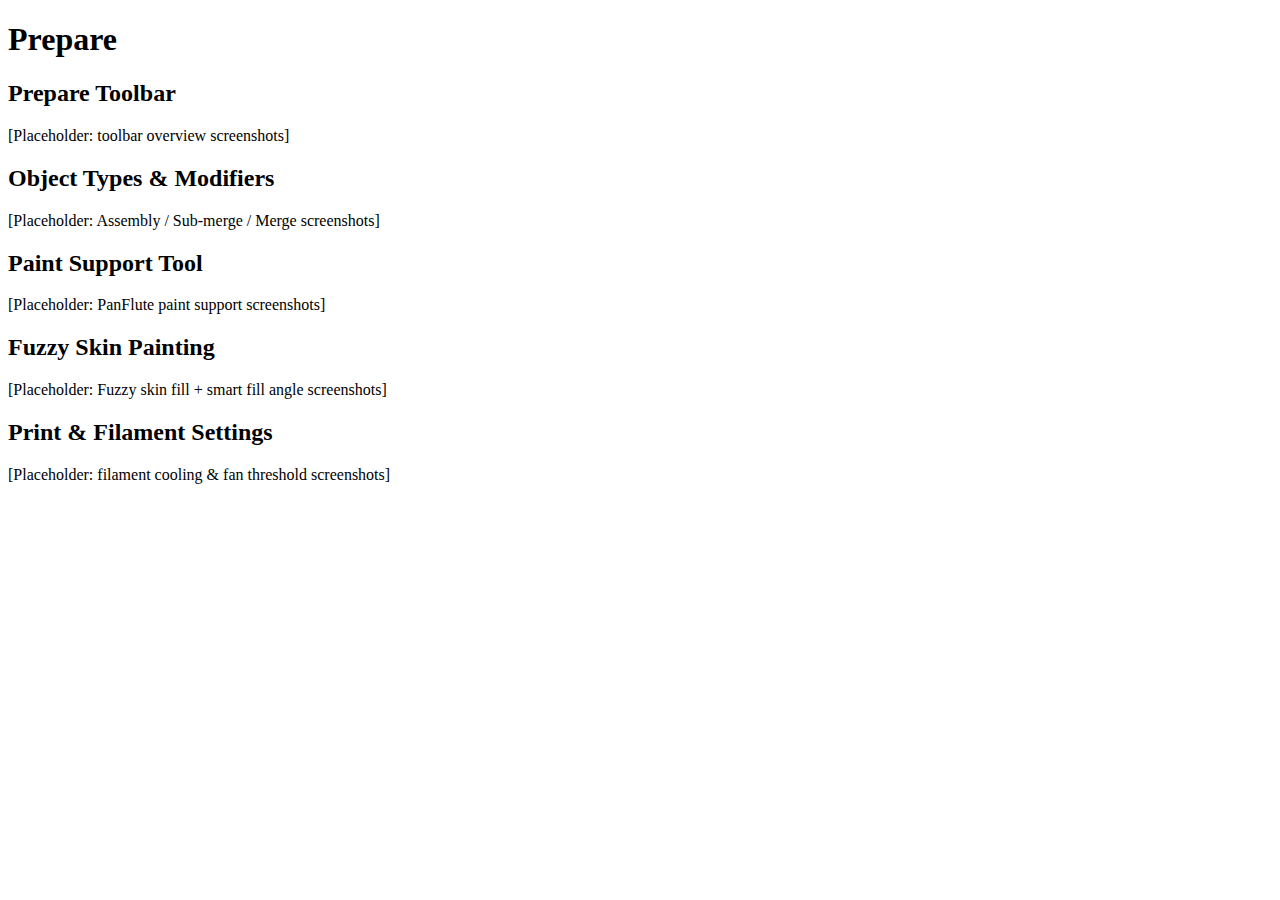
<file: prepare.html>
<!DOCTYPE html>
<html>
<head><title>Prepare</title></head>
<body>
<h1>Prepare</h1>

<h2>Prepare Toolbar</h2>
<p>[Placeholder: toolbar overview screenshots]</p>

<h2>Object Types & Modifiers</h2>
<p>[Placeholder: Assembly / Sub-merge / Merge screenshots]</p>

<h2>Paint Support Tool</h2>
<p>[Placeholder: PanFlute paint support screenshots]</p>

<h2>Fuzzy Skin Painting</h2>
<p>[Placeholder: Fuzzy skin fill + smart fill angle screenshots]</p>

<h2>Print & Filament Settings</h2>
<p>[Placeholder: filament cooling & fan threshold screenshots]</p>

</body>
</html>
</file>
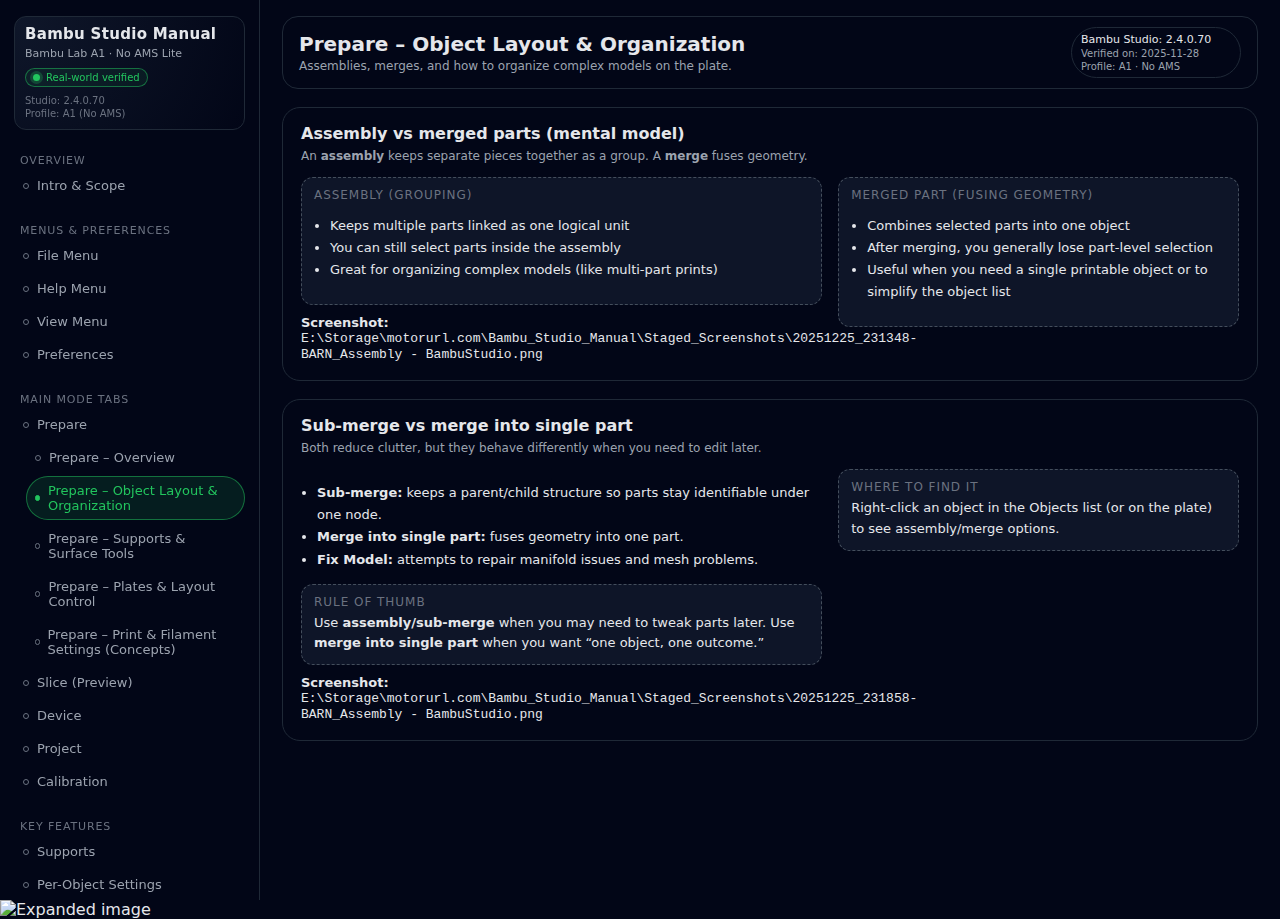
<file: prepare_object_layout.html>
<!DOCTYPE html>
<html lang="en">
<head>
  <meta charset="UTF-8">
  <title>Prepare – Object Layout & Organization – Bambu Studio Manual (A1)</title>
  <meta name="viewport" content="width=device-width, initial-scale=1.0">
  <link rel="stylesheet" href="assets/css/main.css">
</head>
<script src="assets/js/lightbox.js" defer></script>
<body>
  <div class="layout">
    <aside class="sidebar">
      <div class="sidebar-header">
        <div class="sidebar-title">Bambu Studio Manual</div>
        <div class="sidebar-subtitle">Bambu Lab A1 · No AMS Lite</div>
        <div class="badge"><span class="badge-dot"></span><span>Real-world verified</span></div>
        <div class="sidebar-meta"><span>Studio: 2.4.0.70</span><span>Profile: A1 (No AMS)</span></div>
      </div>

      <div>
        <div class="nav-section-title">Overview</div>
        <ul class="nav-list">
          <li class="nav-item"><a href="index.html"><span class="nav-bullet"></span><span>Intro & Scope</span></a></li>
        </ul>
      </div>

      <div>
        <div class="nav-section-title">Menus & Preferences</div>
        <ul class="nav-list">
          <li class="nav-item"><a href="file-menu.html"><span class="nav-bullet"></span><span>File Menu</span></a></li>
          <li class="nav-item"><a href="help-menu.html"><span class="nav-bullet"></span><span>Help Menu</span></a></li>
          <li class="nav-item"><a href="view-menu.html"><span class="nav-bullet"></span><span>View Menu</span></a></li>
          <li class="nav-item"><a href="preferences.html"><span class="nav-bullet"></span><span>Preferences</span></a></li>
        </ul>
      </div>

      <div>
        <div class="nav-section-title">Main Mode Tabs</div>
        <ul class="nav-list">
          <li class="nav-item"><a href="prepare.html"><span class="nav-bullet"></span><span>Prepare</span></a></li>
<li class="nav-item" style="margin-left:12px;"><a href="prepare_overview.html"><span class="nav-bullet"></span><span>Prepare – Overview</span></a></li>
<li class="nav-item" style="margin-left:12px;"><a href="prepare_object_layout.html" class="active"><span class="nav-bullet"></span><span>Prepare – Object Layout & Organization</span></a></li>
<li class="nav-item" style="margin-left:12px;"><a href="prepare_supports_surface_tools.html"><span class="nav-bullet"></span><span>Prepare – Supports & Surface Tools</span></a></li>
<li class="nav-item" style="margin-left:12px;"><a href="prepare_plates_layout_control.html"><span class="nav-bullet"></span><span>Prepare – Plates & Layout Control</span></a></li>
<li class="nav-item" style="margin-left:12px;"><a href="prepare_print_filament_concepts.html"><span class="nav-bullet"></span><span>Prepare – Print & Filament Settings (Concepts)</span></a></li>
          <li class="nav-item"><a href="slice.html"><span class="nav-bullet"></span><span>Slice (Preview)</span></a></li>
          <li class="nav-item"><a href="device.html"><span class="nav-bullet"></span><span>Device</span></a></li>
          <li class="nav-item"><a href="project.html"><span class="nav-bullet"></span><span>Project</span></a></li>
          <li class="nav-item"><a href="calibration.html"><span class="nav-bullet"></span><span>Calibration</span></a></li>
        </ul>
      </div>

      <div>
        <div class="nav-section-title">Key Features</div>
        <ul class="nav-list">
          <li class="nav-item"><a href="supports.html"><span class="nav-bullet"></span><span>Supports</span></a></li>
          <li class="nav-item"><a href="per-object.html"><span class="nav-bullet"></span><span>Per-Object Settings</span></a></li>
          <li class="nav-item"><a href="ironing.html"><span class="nav-bullet"></span><span>Ironing</span></a></li>
          <li class="nav-item"><a href="timelapse.html"><span class="nav-bullet"></span><span>Timelapse</span></a></li>
          <li class="nav-item"><a href="workflows.html"><span class="nav-bullet"></span><span>Workflows</span></a></li>
        </ul>
      </div>

      <div>
        <div class="nav-section-title">Reference</div>
        <ul class="nav-list">
          <li class="nav-item"><a href="troubleshooting.html"><span class="nav-bullet"></span><span>Troubleshooting</span></a></li>
          <li class="nav-item"><a href="glossary.html"><span class="nav-bullet"></span><span>Glossary</span></a></li>
        </ul>
      </div>
    </aside>

    <main class="main">
      <header class="top-bar">
        <div class="top-bar-main">
          <div class="top-title">Prepare – Object Layout & Organization</div>
          <div class="top-subtitle">Assemblies, merges, and how to organize complex models on the plate.</div>
        </div>
        <div class="version-pill">
          <strong>Bambu Studio: 2.4.0.70</strong>
          <span>Verified on: 2025-11-28</span>
          <span>Profile: A1 · No AMS</span>
        </div>
      </header>


      <section class="content-group">
        <div class="content-heading">Assembly vs merged parts (mental model)</div>
        <div class="content-tagline">
          An <strong>assembly</strong> keeps separate pieces together as a group. A <strong>merge</strong> fuses geometry.
        </div>

        <div class="content-columns">
          <div>
            <div class="callout-box">
              <div class="callout-title">Assembly (grouping)</div>
              <ul style="font-size:13px; line-height:1.7; padding-left:16px;">
                <li>Keeps multiple parts linked as one logical unit</li>
                <li>You can still select parts inside the assembly</li>
                <li>Great for organizing complex models (like multi-part prints)</li>
              </ul>
            </div>
            <div style="margin-top:10px; font-size:13px;">
              <strong>Screenshot:</strong><br>
              <code>E:\Storage\motorurl.com\Bambu_Studio_Manual\Staged_Screenshots\20251225_231348-BARN_Assembly - BambuStudio.png</code>
            </div>
          </div>
          <div>
            <div class="callout-box">
              <div class="callout-title">Merged part (fusing geometry)</div>
              <ul style="font-size:13px; line-height:1.7; padding-left:16px;">
                <li>Combines selected parts into one object</li>
                <li>After merging, you generally lose part-level selection</li>
                <li>Useful when you need a single printable object or to simplify the object list</li>
              </ul>
            </div>
          </div>
        </div>
      </section>

      <section class="content-group">
        <div class="content-heading">Sub-merge vs merge into single part</div>
        <div class="content-tagline">
          Both reduce clutter, but they behave differently when you need to edit later.
        </div>

        <div class="content-columns">
          <div>
            <ul style="font-size:13px; line-height:1.7; padding-left:16px;">
              <li><strong>Sub-merge:</strong> keeps a parent/child structure so parts stay identifiable under one node.</li>
              <li><strong>Merge into single part:</strong> fuses geometry into one part.</li>
              <li><strong>Fix Model:</strong> attempts to repair manifold issues and mesh problems.</li>
            </ul>
            <div class="callout-box" style="margin-top:12px;">
              <div class="callout-title">Rule of thumb</div>
              <p style="margin:0; font-size:13px; line-height:1.6;">
                Use <strong>assembly/sub-merge</strong> when you may need to tweak parts later. Use <strong>merge into single part</strong> when you want “one object, one outcome.”
              </p>
            </div>
            <div style="margin-top:10px; font-size:13px;">
              <strong>Screenshot:</strong><br>
              <code>E:\Storage\motorurl.com\Bambu_Studio_Manual\Staged_Screenshots\20251225_231858-BARN_Assembly - BambuStudio.png</code>
            </div>
          </div>
          <div>
            <div class="callout-box">
              <div class="callout-title">Where to find it</div>
              <p style="margin:0; font-size:13px; line-height:1.6;">
                Right‑click an object in the Objects list (or on the plate) to see assembly/merge options.
              </p>
            </div>
          </div>
        </div>
      </section>


    </main>
  </div>
</body>
</html>
</file>
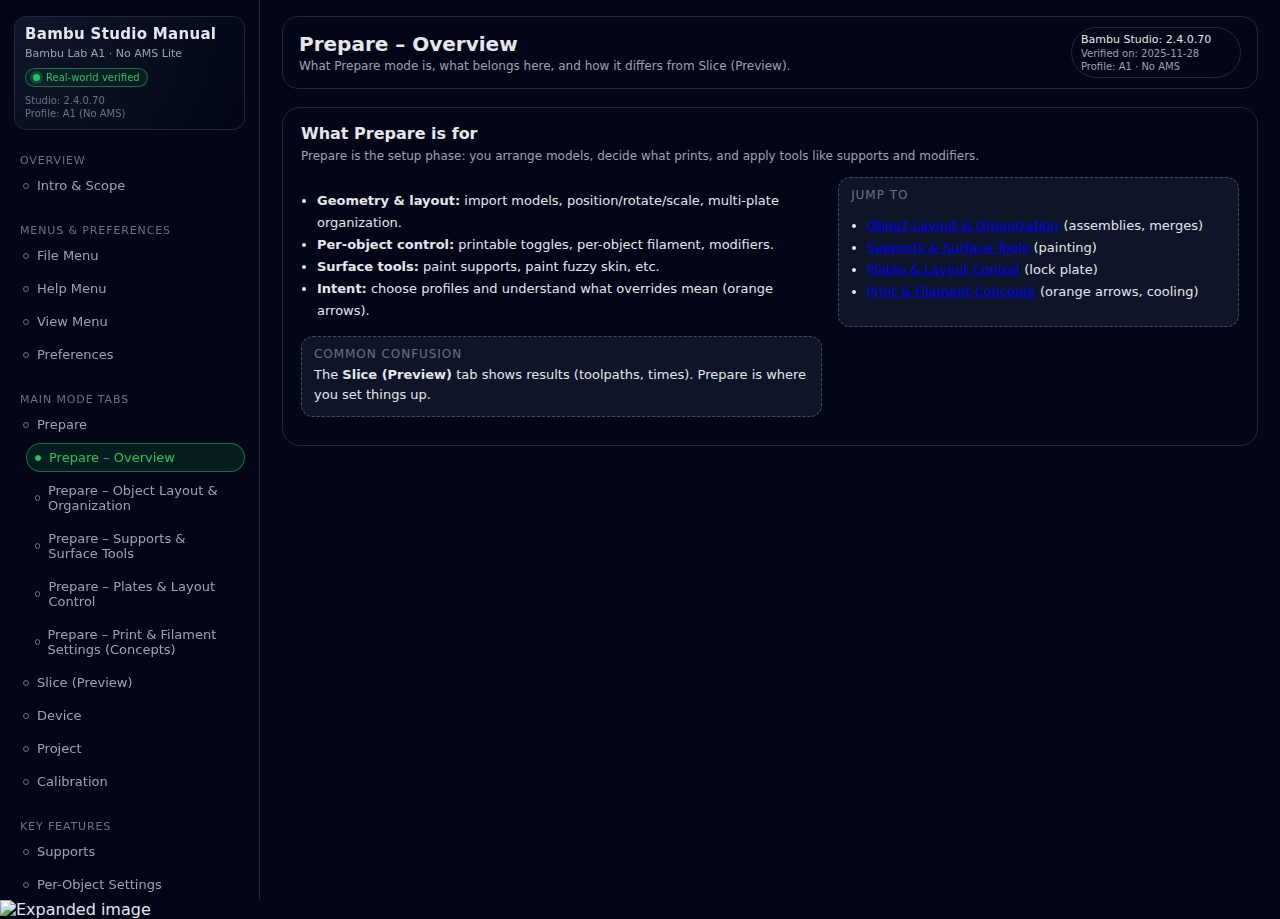
<file: prepare_overview.html>
<!DOCTYPE html>
<html lang="en">
<head>
  <meta charset="UTF-8">
  <title>Prepare – Overview – Bambu Studio Manual (A1)</title>
  <meta name="viewport" content="width=device-width, initial-scale=1.0">
  <link rel="stylesheet" href="assets/css/main.css">
</head>
<script src="assets/js/lightbox.js" defer></script>
<body>
  <div class="layout">
    <aside class="sidebar">
      <div class="sidebar-header">
        <div class="sidebar-title">Bambu Studio Manual</div>
        <div class="sidebar-subtitle">Bambu Lab A1 · No AMS Lite</div>
        <div class="badge"><span class="badge-dot"></span><span>Real-world verified</span></div>
        <div class="sidebar-meta"><span>Studio: 2.4.0.70</span><span>Profile: A1 (No AMS)</span></div>
      </div>

      <div>
        <div class="nav-section-title">Overview</div>
        <ul class="nav-list">
          <li class="nav-item"><a href="index.html"><span class="nav-bullet"></span><span>Intro & Scope</span></a></li>
        </ul>
      </div>

      <div>
        <div class="nav-section-title">Menus & Preferences</div>
        <ul class="nav-list">
          <li class="nav-item"><a href="file-menu.html"><span class="nav-bullet"></span><span>File Menu</span></a></li>
          <li class="nav-item"><a href="help-menu.html"><span class="nav-bullet"></span><span>Help Menu</span></a></li>
          <li class="nav-item"><a href="view-menu.html"><span class="nav-bullet"></span><span>View Menu</span></a></li>
          <li class="nav-item"><a href="preferences.html"><span class="nav-bullet"></span><span>Preferences</span></a></li>
        </ul>
      </div>

      <div>
        <div class="nav-section-title">Main Mode Tabs</div>
        <ul class="nav-list">
          <li class="nav-item"><a href="prepare.html"><span class="nav-bullet"></span><span>Prepare</span></a></li>
<li class="nav-item" style="margin-left:12px;"><a href="prepare_overview.html" class="active"><span class="nav-bullet"></span><span>Prepare – Overview</span></a></li>
<li class="nav-item" style="margin-left:12px;"><a href="prepare_object_layout.html"><span class="nav-bullet"></span><span>Prepare – Object Layout & Organization</span></a></li>
<li class="nav-item" style="margin-left:12px;"><a href="prepare_supports_surface_tools.html"><span class="nav-bullet"></span><span>Prepare – Supports & Surface Tools</span></a></li>
<li class="nav-item" style="margin-left:12px;"><a href="prepare_plates_layout_control.html"><span class="nav-bullet"></span><span>Prepare – Plates & Layout Control</span></a></li>
<li class="nav-item" style="margin-left:12px;"><a href="prepare_print_filament_concepts.html"><span class="nav-bullet"></span><span>Prepare – Print & Filament Settings (Concepts)</span></a></li>
          <li class="nav-item"><a href="slice.html"><span class="nav-bullet"></span><span>Slice (Preview)</span></a></li>
          <li class="nav-item"><a href="device.html"><span class="nav-bullet"></span><span>Device</span></a></li>
          <li class="nav-item"><a href="project.html"><span class="nav-bullet"></span><span>Project</span></a></li>
          <li class="nav-item"><a href="calibration.html"><span class="nav-bullet"></span><span>Calibration</span></a></li>
        </ul>
      </div>

      <div>
        <div class="nav-section-title">Key Features</div>
        <ul class="nav-list">
          <li class="nav-item"><a href="supports.html"><span class="nav-bullet"></span><span>Supports</span></a></li>
          <li class="nav-item"><a href="per-object.html"><span class="nav-bullet"></span><span>Per-Object Settings</span></a></li>
          <li class="nav-item"><a href="ironing.html"><span class="nav-bullet"></span><span>Ironing</span></a></li>
          <li class="nav-item"><a href="timelapse.html"><span class="nav-bullet"></span><span>Timelapse</span></a></li>
          <li class="nav-item"><a href="workflows.html"><span class="nav-bullet"></span><span>Workflows</span></a></li>
        </ul>
      </div>

      <div>
        <div class="nav-section-title">Reference</div>
        <ul class="nav-list">
          <li class="nav-item"><a href="troubleshooting.html"><span class="nav-bullet"></span><span>Troubleshooting</span></a></li>
          <li class="nav-item"><a href="glossary.html"><span class="nav-bullet"></span><span>Glossary</span></a></li>
        </ul>
      </div>
    </aside>

    <main class="main">
      <header class="top-bar">
        <div class="top-bar-main">
          <div class="top-title">Prepare – Overview</div>
          <div class="top-subtitle">What Prepare mode is, what belongs here, and how it differs from Slice (Preview).</div>
        </div>
        <div class="version-pill">
          <strong>Bambu Studio: 2.4.0.70</strong>
          <span>Verified on: 2025-11-28</span>
          <span>Profile: A1 · No AMS</span>
        </div>
      </header>


      <section class="content-group">
        <div class="content-heading">What Prepare is for</div>
        <div class="content-tagline">
          Prepare is the setup phase: you arrange models, decide what prints, and apply tools like supports and modifiers.
        </div>

        <div class="content-columns">
          <div>
            <ul style="font-size:13px; line-height:1.7; padding-left:16px;">
              <li><strong>Geometry &amp; layout:</strong> import models, position/rotate/scale, multi-plate organization.</li>
              <li><strong>Per-object control:</strong> printable toggles, per-object filament, modifiers.</li>
              <li><strong>Surface tools:</strong> paint supports, paint fuzzy skin, etc.</li>
              <li><strong>Intent:</strong> choose profiles and understand what overrides mean (orange arrows).</li>
            </ul>
            <div class="callout-box" style="margin-top:12px;">
              <div class="callout-title">Common confusion</div>
              <p style="margin:0; font-size:13px; line-height:1.6;">
                The <strong>Slice (Preview)</strong> tab shows results (toolpaths, times). Prepare is where you set things up.
              </p>
            </div>
          </div>
          <div>
            <div class="callout-box">
              <div class="callout-title">Jump to</div>
              <ul style="font-size:13px; line-height:1.7; padding-left:16px;">
                <li><a href="prepare_object_layout.html">Object Layout &amp; Organization</a> (assemblies, merges)</li>
                <li><a href="prepare_supports_surface_tools.html">Supports &amp; Surface Tools</a> (painting)</li>
                <li><a href="prepare_plates_layout_control.html">Plates &amp; Layout Control</a> (lock plate)</li>
                <li><a href="prepare_print_filament_concepts.html">Print &amp; Filament Concepts</a> (orange arrows, cooling)</li>
              </ul>
            </div>
          </div>
        </div>
      </section>


    </main>
  </div>
</body>
</html>
</file>
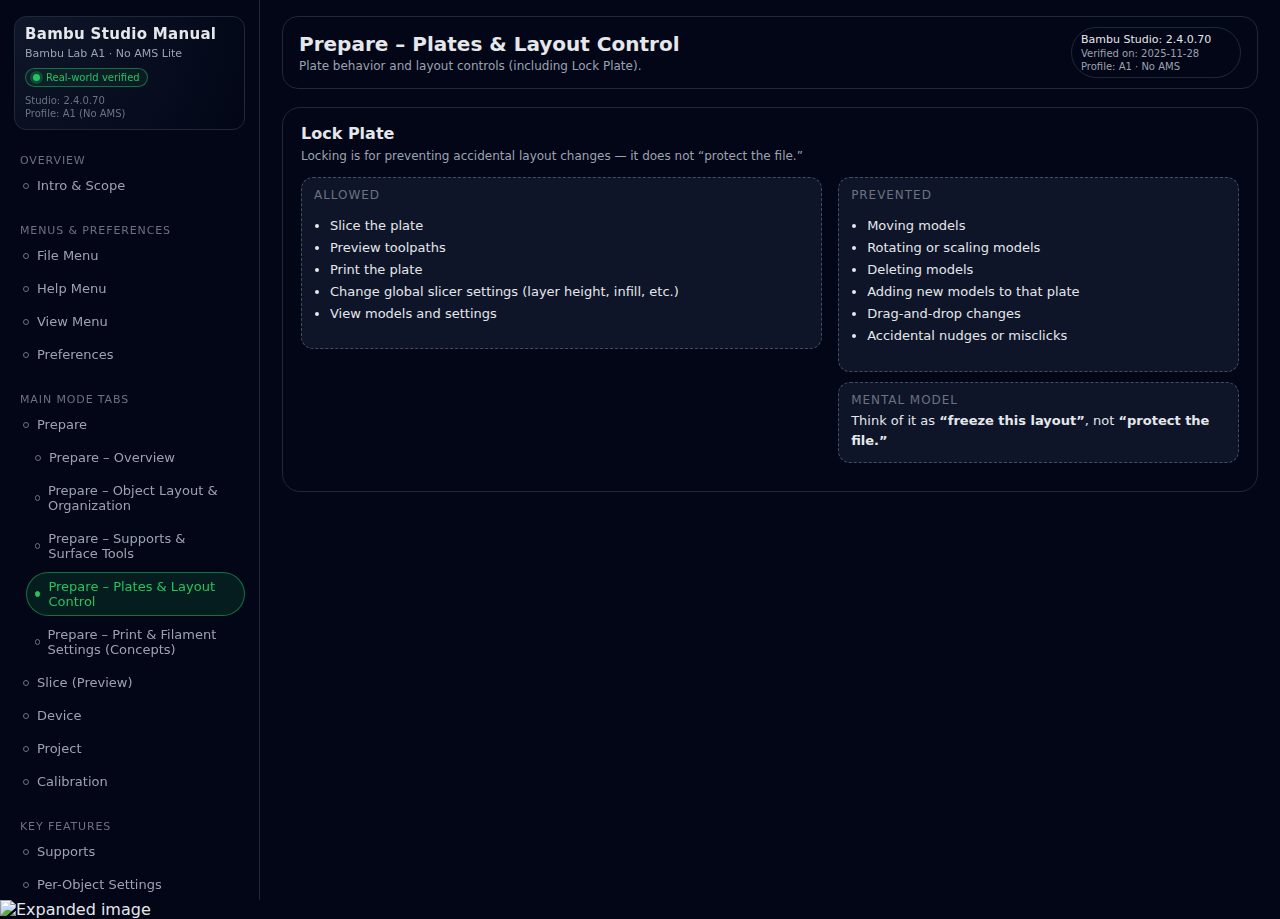
<file: prepare_plates_layout_control.html>
<!DOCTYPE html>
<html lang="en">
<head>
  <meta charset="UTF-8">
  <title>Prepare – Plates & Layout Control – Bambu Studio Manual (A1)</title>
  <meta name="viewport" content="width=device-width, initial-scale=1.0">
  <link rel="stylesheet" href="assets/css/main.css">
</head>
<script src="assets/js/lightbox.js" defer></script>
<body>
  <div class="layout">
    <aside class="sidebar">
      <div class="sidebar-header">
        <div class="sidebar-title">Bambu Studio Manual</div>
        <div class="sidebar-subtitle">Bambu Lab A1 · No AMS Lite</div>
        <div class="badge"><span class="badge-dot"></span><span>Real-world verified</span></div>
        <div class="sidebar-meta"><span>Studio: 2.4.0.70</span><span>Profile: A1 (No AMS)</span></div>
      </div>

      <div>
        <div class="nav-section-title">Overview</div>
        <ul class="nav-list">
          <li class="nav-item"><a href="index.html"><span class="nav-bullet"></span><span>Intro & Scope</span></a></li>
        </ul>
      </div>

      <div>
        <div class="nav-section-title">Menus & Preferences</div>
        <ul class="nav-list">
          <li class="nav-item"><a href="file-menu.html"><span class="nav-bullet"></span><span>File Menu</span></a></li>
          <li class="nav-item"><a href="help-menu.html"><span class="nav-bullet"></span><span>Help Menu</span></a></li>
          <li class="nav-item"><a href="view-menu.html"><span class="nav-bullet"></span><span>View Menu</span></a></li>
          <li class="nav-item"><a href="preferences.html"><span class="nav-bullet"></span><span>Preferences</span></a></li>
        </ul>
      </div>

      <div>
        <div class="nav-section-title">Main Mode Tabs</div>
        <ul class="nav-list">
          <li class="nav-item"><a href="prepare.html"><span class="nav-bullet"></span><span>Prepare</span></a></li>
<li class="nav-item" style="margin-left:12px;"><a href="prepare_overview.html"><span class="nav-bullet"></span><span>Prepare – Overview</span></a></li>
<li class="nav-item" style="margin-left:12px;"><a href="prepare_object_layout.html"><span class="nav-bullet"></span><span>Prepare – Object Layout & Organization</span></a></li>
<li class="nav-item" style="margin-left:12px;"><a href="prepare_supports_surface_tools.html"><span class="nav-bullet"></span><span>Prepare – Supports & Surface Tools</span></a></li>
<li class="nav-item" style="margin-left:12px;"><a href="prepare_plates_layout_control.html" class="active"><span class="nav-bullet"></span><span>Prepare – Plates & Layout Control</span></a></li>
<li class="nav-item" style="margin-left:12px;"><a href="prepare_print_filament_concepts.html"><span class="nav-bullet"></span><span>Prepare – Print & Filament Settings (Concepts)</span></a></li>
          <li class="nav-item"><a href="slice.html"><span class="nav-bullet"></span><span>Slice (Preview)</span></a></li>
          <li class="nav-item"><a href="device.html"><span class="nav-bullet"></span><span>Device</span></a></li>
          <li class="nav-item"><a href="project.html"><span class="nav-bullet"></span><span>Project</span></a></li>
          <li class="nav-item"><a href="calibration.html"><span class="nav-bullet"></span><span>Calibration</span></a></li>
        </ul>
      </div>

      <div>
        <div class="nav-section-title">Key Features</div>
        <ul class="nav-list">
          <li class="nav-item"><a href="supports.html"><span class="nav-bullet"></span><span>Supports</span></a></li>
          <li class="nav-item"><a href="per-object.html"><span class="nav-bullet"></span><span>Per-Object Settings</span></a></li>
          <li class="nav-item"><a href="ironing.html"><span class="nav-bullet"></span><span>Ironing</span></a></li>
          <li class="nav-item"><a href="timelapse.html"><span class="nav-bullet"></span><span>Timelapse</span></a></li>
          <li class="nav-item"><a href="workflows.html"><span class="nav-bullet"></span><span>Workflows</span></a></li>
        </ul>
      </div>

      <div>
        <div class="nav-section-title">Reference</div>
        <ul class="nav-list">
          <li class="nav-item"><a href="troubleshooting.html"><span class="nav-bullet"></span><span>Troubleshooting</span></a></li>
          <li class="nav-item"><a href="glossary.html"><span class="nav-bullet"></span><span>Glossary</span></a></li>
        </ul>
      </div>
    </aside>

    <main class="main">
      <header class="top-bar">
        <div class="top-bar-main">
          <div class="top-title">Prepare – Plates & Layout Control</div>
          <div class="top-subtitle">Plate behavior and layout controls (including Lock Plate).</div>
        </div>
        <div class="version-pill">
          <strong>Bambu Studio: 2.4.0.70</strong>
          <span>Verified on: 2025-11-28</span>
          <span>Profile: A1 · No AMS</span>
        </div>
      </header>


      <section class="content-group">
        <div class="content-heading">Lock Plate</div>
        <div class="content-tagline">
          Locking is for preventing accidental layout changes — it does not “protect the file.”
        </div>

        <div class="content-columns">
          <div>
            <div class="callout-box">
              <div class="callout-title">Allowed</div>
              <ul style="font-size:13px; line-height:1.7; padding-left:16px;">
                <li>Slice the plate</li>
                <li>Preview toolpaths</li>
                <li>Print the plate</li>
                <li>Change global slicer settings (layer height, infill, etc.)</li>
                <li>View models and settings</li>
              </ul>
            </div>
          </div>
          <div>
            <div class="callout-box">
              <div class="callout-title">Prevented</div>
              <ul style="font-size:13px; line-height:1.7; padding-left:16px;">
                <li>Moving models</li>
                <li>Rotating or scaling models</li>
                <li>Deleting models</li>
                <li>Adding new models to that plate</li>
                <li>Drag-and-drop changes</li>
                <li>Accidental nudges or misclicks</li>
              </ul>
            </div>
            <div class="callout-box" style="margin-top:10px;">
              <div class="callout-title">Mental model</div>
              <p style="margin:0; font-size:13px; line-height:1.6;">
                Think of it as <strong>“freeze this layout”</strong>, not <strong>“protect the file.”</strong>
              </p>
            </div>
          </div>
        </div>
      </section>


    </main>
  </div>
</body>
</html>
</file>
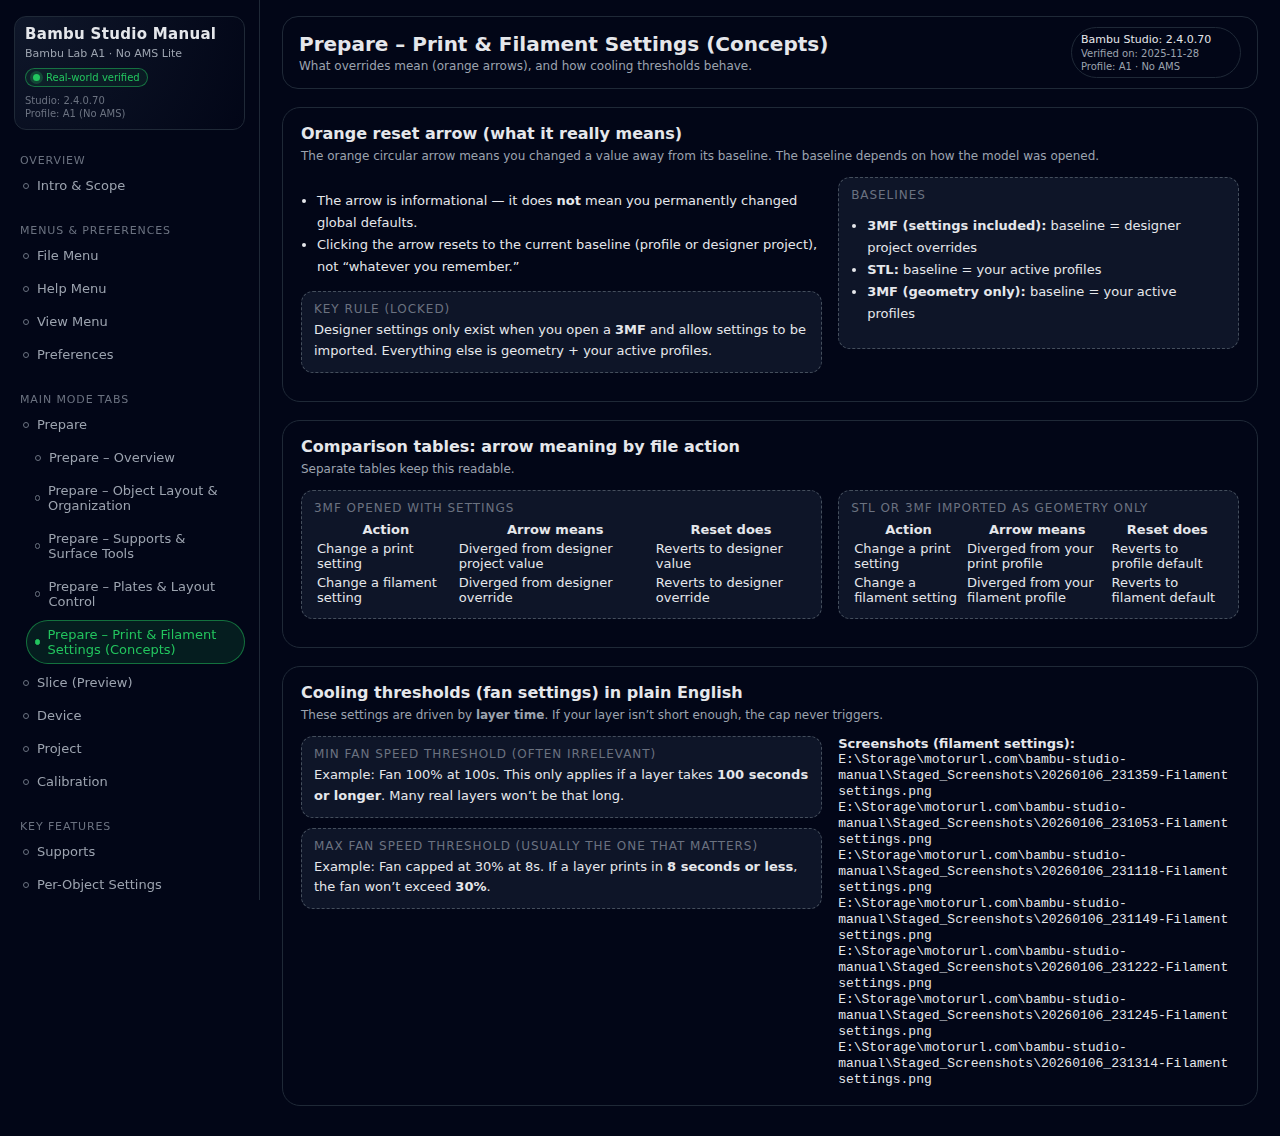
<file: prepare_print_filament_concepts.html>
<!DOCTYPE html>
<html lang="en">
<head>
  <meta charset="UTF-8">
  <title>Prepare – Print & Filament Settings (Concepts) – Bambu Studio Manual (A1)</title>
  <meta name="viewport" content="width=device-width, initial-scale=1.0">
  <link rel="stylesheet" href="assets/css/main.css">
</head>
<script src="assets/js/lightbox.js" defer></script>
<body>
  <div class="layout">
    <aside class="sidebar">
      <div class="sidebar-header">
        <div class="sidebar-title">Bambu Studio Manual</div>
        <div class="sidebar-subtitle">Bambu Lab A1 · No AMS Lite</div>
        <div class="badge"><span class="badge-dot"></span><span>Real-world verified</span></div>
        <div class="sidebar-meta"><span>Studio: 2.4.0.70</span><span>Profile: A1 (No AMS)</span></div>
      </div>

      <div>
        <div class="nav-section-title">Overview</div>
        <ul class="nav-list">
          <li class="nav-item"><a href="index.html"><span class="nav-bullet"></span><span>Intro & Scope</span></a></li>
        </ul>
      </div>

      <div>
        <div class="nav-section-title">Menus & Preferences</div>
        <ul class="nav-list">
          <li class="nav-item"><a href="file-menu.html"><span class="nav-bullet"></span><span>File Menu</span></a></li>
          <li class="nav-item"><a href="help-menu.html"><span class="nav-bullet"></span><span>Help Menu</span></a></li>
          <li class="nav-item"><a href="view-menu.html"><span class="nav-bullet"></span><span>View Menu</span></a></li>
          <li class="nav-item"><a href="preferences.html"><span class="nav-bullet"></span><span>Preferences</span></a></li>
        </ul>
      </div>

      <div>
        <div class="nav-section-title">Main Mode Tabs</div>
        <ul class="nav-list">
          <li class="nav-item"><a href="prepare.html"><span class="nav-bullet"></span><span>Prepare</span></a></li>
<li class="nav-item" style="margin-left:12px;"><a href="prepare_overview.html"><span class="nav-bullet"></span><span>Prepare – Overview</span></a></li>
<li class="nav-item" style="margin-left:12px;"><a href="prepare_object_layout.html"><span class="nav-bullet"></span><span>Prepare – Object Layout & Organization</span></a></li>
<li class="nav-item" style="margin-left:12px;"><a href="prepare_supports_surface_tools.html"><span class="nav-bullet"></span><span>Prepare – Supports & Surface Tools</span></a></li>
<li class="nav-item" style="margin-left:12px;"><a href="prepare_plates_layout_control.html"><span class="nav-bullet"></span><span>Prepare – Plates & Layout Control</span></a></li>
<li class="nav-item" style="margin-left:12px;"><a href="prepare_print_filament_concepts.html" class="active"><span class="nav-bullet"></span><span>Prepare – Print & Filament Settings (Concepts)</span></a></li>
          <li class="nav-item"><a href="slice.html"><span class="nav-bullet"></span><span>Slice (Preview)</span></a></li>
          <li class="nav-item"><a href="device.html"><span class="nav-bullet"></span><span>Device</span></a></li>
          <li class="nav-item"><a href="project.html"><span class="nav-bullet"></span><span>Project</span></a></li>
          <li class="nav-item"><a href="calibration.html"><span class="nav-bullet"></span><span>Calibration</span></a></li>
        </ul>
      </div>

      <div>
        <div class="nav-section-title">Key Features</div>
        <ul class="nav-list">
          <li class="nav-item"><a href="supports.html"><span class="nav-bullet"></span><span>Supports</span></a></li>
          <li class="nav-item"><a href="per-object.html"><span class="nav-bullet"></span><span>Per-Object Settings</span></a></li>
          <li class="nav-item"><a href="ironing.html"><span class="nav-bullet"></span><span>Ironing</span></a></li>
          <li class="nav-item"><a href="timelapse.html"><span class="nav-bullet"></span><span>Timelapse</span></a></li>
          <li class="nav-item"><a href="workflows.html"><span class="nav-bullet"></span><span>Workflows</span></a></li>
        </ul>
      </div>

      <div>
        <div class="nav-section-title">Reference</div>
        <ul class="nav-list">
          <li class="nav-item"><a href="troubleshooting.html"><span class="nav-bullet"></span><span>Troubleshooting</span></a></li>
          <li class="nav-item"><a href="glossary.html"><span class="nav-bullet"></span><span>Glossary</span></a></li>
        </ul>
      </div>
    </aside>

    <main class="main">
      <header class="top-bar">
        <div class="top-bar-main">
          <div class="top-title">Prepare – Print & Filament Settings (Concepts)</div>
          <div class="top-subtitle">What overrides mean (orange arrows), and how cooling thresholds behave.</div>
        </div>
        <div class="version-pill">
          <strong>Bambu Studio: 2.4.0.70</strong>
          <span>Verified on: 2025-11-28</span>
          <span>Profile: A1 · No AMS</span>
        </div>
      </header>


      <section class="content-group">
        <div class="content-heading">Orange reset arrow (what it really means)</div>
        <div class="content-tagline">
          The orange circular arrow means you changed a value away from its baseline. The baseline depends on how the model was opened.
        </div>

        <div class="content-columns">
          <div>
            <ul style="font-size:13px; line-height:1.7; padding-left:16px;">
              <li>The arrow is informational — it does <strong>not</strong> mean you permanently changed global defaults.</li>
              <li>Clicking the arrow resets to the current baseline (profile or designer project), not “whatever you remember.”</li>
            </ul>

            <div class="callout-box" style="margin-top:10px;">
              <div class="callout-title">Key rule (locked)</div>
              <p style="margin:0; font-size:13px; line-height:1.6;">
                Designer settings only exist when you open a <strong>3MF</strong> and allow settings to be imported. Everything else is geometry + your active profiles.
              </p>
            </div>
          </div>
          <div>
            <div class="callout-box">
              <div class="callout-title">Baselines</div>
              <ul style="font-size:13px; line-height:1.7; padding-left:16px;">
                <li><strong>3MF (settings included):</strong> baseline = designer project overrides</li>
                <li><strong>STL:</strong> baseline = your active profiles</li>
                <li><strong>3MF (geometry only):</strong> baseline = your active profiles</li>
              </ul>
            </div>
          </div>
        </div>
      </section>

      <section class="content-group">
        <div class="content-heading">Comparison tables: arrow meaning by file action</div>
        <div class="content-tagline">
          Separate tables keep this readable.
        </div>

        <div class="content-columns">
          <div>
            <div class="callout-box">
              <div class="callout-title">3MF opened with settings</div>
              <table class="table" style="width:100%; font-size:13px;">
                <thead><tr><th>Action</th><th>Arrow means</th><th>Reset does</th></tr></thead>
                <tbody>
                  <tr><td>Change a print setting</td><td>Diverged from designer project value</td><td>Reverts to designer value</td></tr>
                  <tr><td>Change a filament setting</td><td>Diverged from designer override</td><td>Reverts to designer override</td></tr>
                </tbody>
              </table>
            </div>
          </div>
          <div>
            <div class="callout-box">
              <div class="callout-title">STL or 3MF imported as geometry only</div>
              <table class="table" style="width:100%; font-size:13px;">
                <thead><tr><th>Action</th><th>Arrow means</th><th>Reset does</th></tr></thead>
                <tbody>
                  <tr><td>Change a print setting</td><td>Diverged from your print profile</td><td>Reverts to profile default</td></tr>
                  <tr><td>Change a filament setting</td><td>Diverged from your filament profile</td><td>Reverts to filament default</td></tr>
                </tbody>
              </table>
            </div>
          </div>
        </div>
      </section>

      <section class="content-group">
        <div class="content-heading">Cooling thresholds (fan settings) in plain English</div>
        <div class="content-tagline">
          These settings are driven by <strong>layer time</strong>. If your layer isn’t short enough, the cap never triggers.
        </div>

        <div class="content-columns">
          <div>
            <div class="callout-box">
              <div class="callout-title">Min fan speed threshold (often irrelevant)</div>
              <p style="margin:0; font-size:13px; line-height:1.6;">
                Example: Fan 100% at 100s. This only applies if a layer takes <strong>100 seconds or longer</strong>. Many real layers won’t be that long.
              </p>
            </div>
            <div class="callout-box" style="margin-top:10px;">
              <div class="callout-title">Max fan speed threshold (usually the one that matters)</div>
              <p style="margin:0; font-size:13px; line-height:1.6;">
                Example: Fan capped at 30% at 8s. If a layer prints in <strong>8 seconds or less</strong>, the fan won’t exceed <strong>30%</strong>.
              </p>
            </div>
          </div>
          <div>
            <div style="font-size:13px;">
              <strong>Screenshots (filament settings):</strong><br>
              <code>E:\Storage\motorurl.com\bambu-studio-manual\Staged_Screenshots\20260106_231359-Filament settings.png</code><br>
              <code>E:\Storage\motorurl.com\bambu-studio-manual\Staged_Screenshots\20260106_231053-Filament settings.png</code><br>
              <code>E:\Storage\motorurl.com\bambu-studio-manual\Staged_Screenshots\20260106_231118-Filament settings.png</code><br>
              <code>E:\Storage\motorurl.com\bambu-studio-manual\Staged_Screenshots\20260106_231149-Filament settings.png</code><br>
              <code>E:\Storage\motorurl.com\bambu-studio-manual\Staged_Screenshots\20260106_231222-Filament settings.png</code><br>
              <code>E:\Storage\motorurl.com\bambu-studio-manual\Staged_Screenshots\20260106_231245-Filament settings.png</code><br>
              <code>E:\Storage\motorurl.com\bambu-studio-manual\Staged_Screenshots\20260106_231314-Filament settings.png</code>
            </div>
          </div>
        </div>
      </section>


    </main>
  </div>
</body>
</html>
</file>
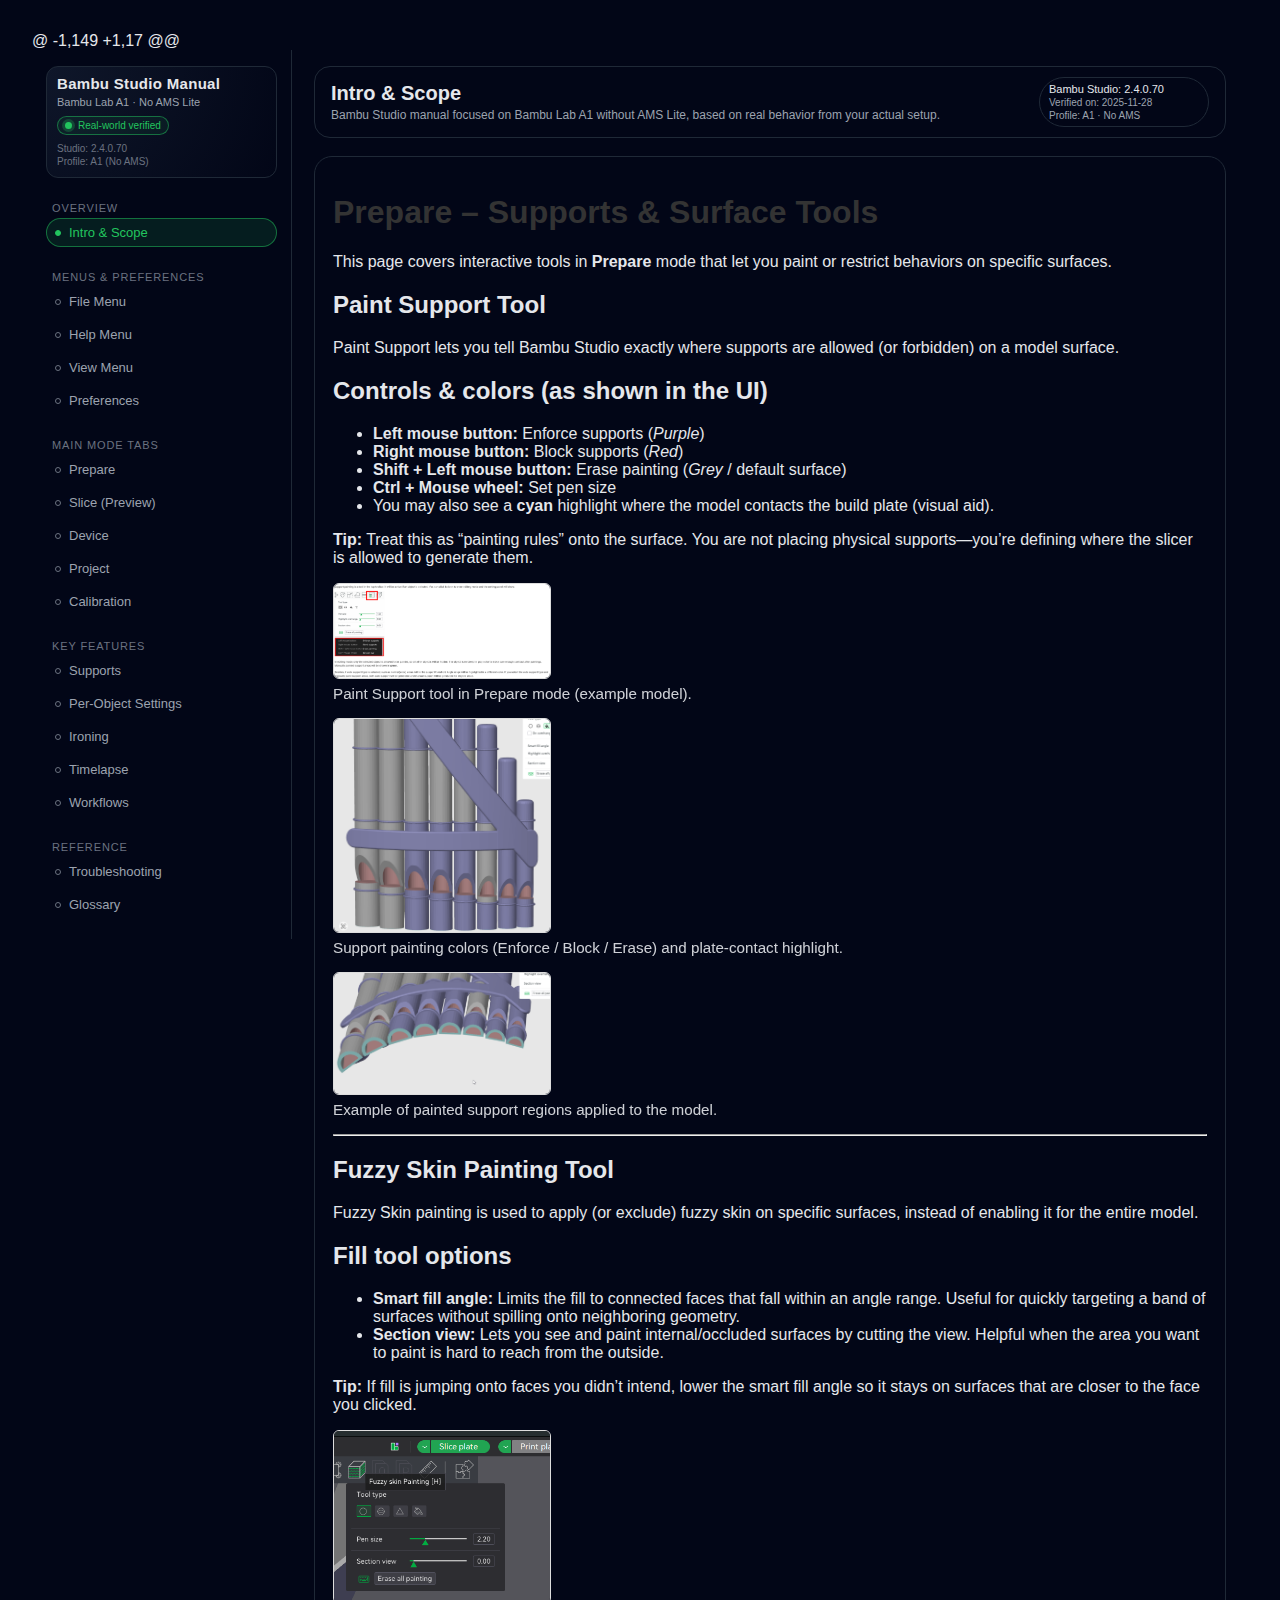
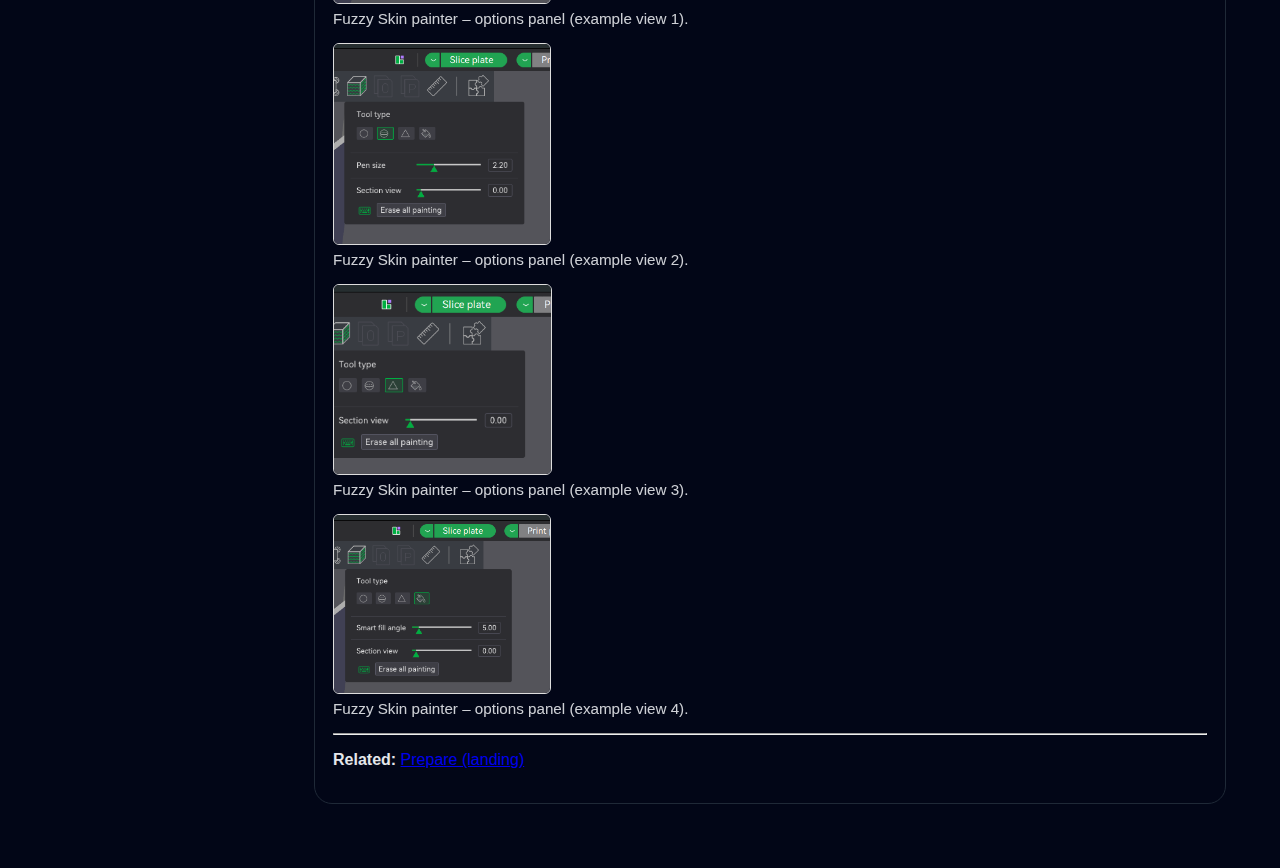
<file: prepare_supports_surface_tools.html>
@ -1,149 +1,17 @@

<!DOCTYPE html>
<html lang="en">
<html>
<head>
  <meta charset="UTF-8">
  <title>Prepare – Supports & Surface Tools</title>
  <meta name="viewport" content="width=device-width, initial-scale=1.0">
  <link rel="stylesheet" href="assets/css/main.css">
  <title>Prepare – Supports & Surface Tools</title>
  <link rel="stylesheet" href="style.css">
</head>
<body>
  <div class="layout">
    <aside class="sidebar">
      <div class="sidebar-header">
        <div class="sidebar-title">Bambu Studio Manual</div>
        <div class="sidebar-subtitle">Bambu Lab A1 · No AMS Lite</div>
        <div class="badge">
          <span class="badge-dot"></span>
          <span>Real-world verified</span>
        </div>
        <div class="sidebar-meta">
          <span>Studio: 2.4.0.70</span>
          <span>Profile: A1 (No AMS)</span>
        </div>
      </div>

      <div>
        <div class="nav-section-title">Overview</div>
        <ul class="nav-list">
          <li class="nav-item">
            <a href="index.html" class="active">
              <span class="nav-bullet"></span>
              <span>Intro & Scope</span>
            </a>
          </li>
        </ul>
      </div>

      <div>
        <div class="nav-section-title">Menus & Preferences</div>
        <ul class="nav-list">
          <li class="nav-item"><a href="file-menu.html"><span class="nav-bullet"></span><span>File Menu</span></a></li>
          <li class="nav-item"><a href="help-menu.html"><span class="nav-bullet"></span><span>Help Menu</span></a></li>
          <li class="nav-item"><a href="view-menu.html"><span class="nav-bullet"></span><span>View Menu</span></a></li>
          <li class="nav-item"><a href="preferences.html"><span class="nav-bullet"></span><span>Preferences</span></a></li>
        </ul>
      </div>

<div>
  <div class="nav-section-title">Main Mode Tabs</div>
  <ul class="nav-list">
    <li class="nav-item">
      <a href="prepare.html">
        <span class="nav-bullet"></span>
        <span>Prepare</span>
      </a>
    </li>
    <li class="nav-item">
      <a href="slice.html">
        <span class="nav-bullet"></span>
        <span>Slice (Preview)</span>
      </a>
    </li>
    <li class="nav-item">
      <a href="device.html">
        <span class="nav-bullet"></span>
        <span>Device</span>
      </a>
    </li>
    <li class="nav-item">
      <a href="project.html">
        <span class="nav-bullet"></span>
        <span>Project</span>
      </a>
    </li>
    <li class="nav-item">
      <a href="calibration.html">
        <span class="nav-bullet"></span>
        <span>Calibration</span>
      </a>
    </li>
  </ul>
</div>


      <div>
        <div class="nav-section-title">Key Features</div>
        <ul class="nav-list">
          <li class="nav-item"><a href="supports.html"><span class="nav-bullet"></span><span>Supports</span></a></li>
          <li class="nav-item"><a href="per-object.html"><span class="nav-bullet"></span><span>Per-Object Settings</span></a></li>
          <li class="nav-item"><a href="ironing.html"><span class="nav-bullet"></span><span>Ironing</span></a></li>
          <li class="nav-item"><a href="timelapse.html"><span class="nav-bullet"></span><span>Timelapse</span></a></li>
          <li class="nav-item"><a href="workflows.html"><span class="nav-bullet"></span><span>Workflows</span></a></li>
        </ul>
      </div>

      <div>
        <div class="nav-section-title">Reference</div>
        <ul class="nav-list">
          <li class="nav-item"><a href="troubleshooting.html"><span class="nav-bullet"></span><span>Troubleshooting</span></a></li>
          <li class="nav-item"><a href="glossary.html"><span class="nav-bullet"></span><span>Glossary</span></a></li>
        </ul>
      </div>
    </aside>

    <main class="main">
      <header class="top-bar">
        <div class="top-bar-main">
          <div class="top-title">Intro & Scope</div>
          <div class="top-subtitle">
            Bambu Studio manual focused on Bambu Lab A1 without AMS Lite,
            based on real behavior from your actual setup.
          </div>
        </div>
        <div class="version-pill">
          <strong>Bambu Studio: 2.4.0.70</strong>
          <span>Verified on: 2025-11-28</span>
          <span>Profile: A1 · No AMS</span>
        </div>
      </header>

      <section class="content-group">
        <h1>Prepare – Supports & Surface Tools</h1>
        <p>This page covers interactive tools in <strong>Prepare</strong> mode that let you paint or restrict behaviors on specific surfaces.</p>
<h2>Paint Support Tool</h2>
<p>Paint Support lets you tell Bambu Studio exactly where supports are allowed (or forbidden) on a model surface.</p>
<h2>Controls & colors (as shown in the UI)</h2>
<ul>
<li><strong>Left mouse button:</strong> Enforce supports (<em>Purple</em>)</li>
<li><strong>Right mouse button:</strong> Block supports (<em>Red</em>)</li>
<li><strong>Shift + Left mouse button:</strong> Erase painting (<em>Grey</em> / default surface)</li>
<li><strong>Ctrl + Mouse wheel:</strong> Set pen size</li>
<li>You may also see a <strong>cyan</strong> highlight where the model contacts the build plate (visual aid).</li>
</ul>
<p><strong>Tip:</strong> Treat this as “painting rules” onto the surface. You are not placing physical supports—you’re defining where the slicer is allowed to generate them.</p>
<figure style="margin: 16px 0;">
  <img src="assets/images/prepare/20260101_202809-PanFlute_v2 - BambuStudio.png" alt="Paint Support tool in Prepare mode (example model)." style="max-width: 25%; height: auto; border: 1px solid #ddd; border-radius: 6px;">
  <figcaption style="font-size: 0.95em; opacity: 0.9; margin-top: 6px;">Paint Support tool in Prepare mode (example model).</figcaption>
</figure><figure style="margin: 16px 0;">
  <img src="assets/images/prepare/20260101_203958-PanFlute_v2_Support Painting colors - BambuStudio.png" alt="Support painting colors (Enforce / Block / Erase) and plate-contact highlight." style="max-width: 25%; height: auto; border: 1px solid #ddd; border-radius: 6px;">
  <figcaption style="font-size: 0.95em; opacity: 0.9; margin-top: 6px;">Support painting colors (Enforce / Block / Erase) and plate-contact highlight.</figcaption>
</figure><figure style="margin: 16px 0;">
  <img src="assets/images/prepare/20260101_204104-PanFlute_v2 - BambuStudio.png" alt="Example of painted support regions applied to the model." style="max-width: 25%; height: auto; border: 1px solid #ddd; border-radius: 6px;">
  <figcaption style="font-size: 0.95em; opacity: 0.9; margin-top: 6px;">Example of painted support regions applied to the model.</figcaption>
</figure>
<hr>
<h2>Fuzzy Skin Painting Tool</h2>
<p>Fuzzy Skin painting is used to apply (or exclude) fuzzy skin on specific surfaces, instead of enabling it for the entire model.</p>
<h2>Fill tool options</h2>
<ul>
<li><strong>Smart fill angle:</strong> Limits the fill to connected faces that fall within an angle range. Useful for quickly targeting a band of surfaces without spilling onto neighboring geometry.</li>
<li><strong>Section view:</strong> Lets you see and paint internal/occluded surfaces by cutting the view. Helpful when the area you want to paint is hard to reach from the outside.</li>
</ul>
<p><strong>Tip:</strong> If fill is jumping onto faces you didn’t intend, lower the smart fill angle so it stays on surfaces that are closer to the face you clicked.</p>
<figure style="margin: 16px 0;">
  <img src="assets/images/prepare/20260103_163642_fuzzy_BambuStudio_001.png" alt="Fuzzy Skin painter – options panel (example view 1)." style="max-width: 25%; height: auto; border: 1px solid #ddd; border-radius: 6px;">
  <figcaption style="font-size: 0.95em; opacity: 0.9; margin-top: 6px;">Fuzzy Skin painter – options panel (example view 1).</figcaption>
</figure><figure style="margin: 16px 0;">
  <img src="assets/images/prepare/20260103_163642_fuzzy_BambuStudio_002.png" alt="Fuzzy Skin painter – options panel (example view 2)." style="max-width: 25%; height: auto; border: 1px solid #ddd; border-radius: 6px;">
  <figcaption style="font-size: 0.95em; opacity: 0.9; margin-top: 6px;">Fuzzy Skin painter – options panel (example view 2).</figcaption>
</figure><figure style="margin: 16px 0;">
  <img src="assets/images/prepare/20260103_163642_fuzzy_BambuStudio_003.png" alt="Fuzzy Skin painter – options panel (example view 3)." style="max-width: 25%; height: auto; border: 1px solid #ddd; border-radius: 6px;">
  <figcaption style="font-size: 0.95em; opacity: 0.9; margin-top: 6px;">Fuzzy Skin painter – options panel (example view 3).</figcaption>
</figure><figure style="margin: 16px 0;">
  <img src="assets/images/prepare/20260103_163642_fuzzy_BambuStudio_004.png" alt="Fuzzy Skin painter – options panel (example view 4)." style="max-width: 25%; height: auto; border: 1px solid #ddd; border-radius: 6px;">
  <figcaption style="font-size: 0.95em; opacity: 0.9; margin-top: 6px;">Fuzzy Skin painter – options panel (example view 4).</figcaption>
</figure>
<hr>
<p><strong>Related:</strong> <a href="prepare.html">Prepare (landing)</a></p>
      </section>

    </main>
  </div>
</body>
</html>
</file>
<file: assets/css/main.css>
/* Full main.css */
:root {
  --bg: #111827;
  --bg-elevated: #020617;
  --bg-panel: #0b1220;
  --border-subtle: #1f2937;
  --accent: #22c55e;
  --accent-soft: rgba(34, 197, 94, 0.12);
  --text-main: #e5e7eb;
  --text-muted: #9ca3af;
  --text-faint: #6b7280;
}

* {
  box-sizing: border-box;
}

body {
  margin: 0;
  font-family: system-ui, -apple-system, BlinkMacSystemFont, "Segoe UI", sans-serif;
  background: radial-gradient(circle at top, #020617, #020617 40%, #020617);
  color: var(--text-main);
}

.layout {
  display: flex;
  min-height: 100vh;
}

.sidebar {
  width: 260px;
  background: linear-gradient(180deg, #020617, #020617);
  border-right: 1px solid var(--border-subtle);
  padding: 16px 14px 20px;
  display: flex;
  flex-direction: column;
  gap: 12px;
  position: sticky;
  top: 0;
  align-self: flex-start;
  max-height: 100vh;
  overflow-y: auto;
}

.sidebar-header {
  display: flex;
  flex-direction: column;
  gap: 4px;
  padding: 8px 10px 10px;
  border-radius: 12px;
  background: radial-gradient(circle at top left, #0f172a, #020617);
  border: 1px solid var(--border-subtle);
}

.sidebar-title {
  font-size: 15px;
  font-weight: 600;
  letter-spacing: 0.02em;
}

.sidebar-subtitle {
  font-size: 11px;
  color: var(--text-muted);
}

.sidebar-meta {
  margin-top: 4px;
  font-size: 10px;
  color: var(--text-faint);
  display: flex;
  flex-direction: column;
  gap: 2px;
}

.badge {
  display: inline-flex;
  align-items: center;
  gap: 6px;
  font-size: 10px;
  padding: 3px 7px;
  border-radius: 999px;
  background: rgba(34, 197, 94, 0.08);
  color: var(--accent);
  border: 1px solid rgba(34, 197, 94, 0.5);
  margin-top: 4px;
  width: fit-content;
}

.badge-dot {
  width: 7px;
  height: 7px;
  border-radius: 999px;
  background: var(--accent);
  box-shadow: 0 0 0 3px rgba(34, 197, 94, 0.25);
}

.nav-section-title {
  font-size: 11px;
  text-transform: uppercase;
  letter-spacing: 0.08em;
  color: var(--text-faint);
  margin: 12px 6px 4px;
}

.nav-list {
  list-style: none;
  padding: 0;
  margin: 0;
  display: flex;
  flex-direction: column;
  gap: 4px;
}

.nav-item a {
  display: flex;
  align-items: center;
  gap: 8px;
  text-decoration: none;
  font-size: 13px;
  padding: 6px 8px;
  border-radius: 999px;
  color: var(--text-muted);
  border: 1px solid transparent;
  transition: background 0.16s ease, color 0.16s ease, border 0.16s ease;
}

.nav-item a:hover {
  background: rgba(15, 23, 42, 0.9);
  border-color: rgba(55, 65, 81, 0.9);
  color: var(--text-main);
}

.nav-item a.active {
  background: var(--accent-soft);
  border-color: rgba(34, 197, 94, 0.5);
  color: var(--accent);
}

.nav-bullet {
  width: 6px;
  height: 6px;
  border-radius: 999px;
  border: 1px solid var(--text-faint);
  background: transparent;
}

.nav-item a.active .nav-bullet {
  border-color: var(--accent);
  background: var(--accent);
}

.main {
  flex: 1;
  padding: 16px 22px 32px;
  max-width: 1080px;
  margin: 0 auto;
}

.top-bar {
  display: flex;
  align-items: center;
  justify-content: space-between;
  gap: 12px;
  padding: 10px 16px;
  border-radius: 16px;
  background: radial-gradient(circle at top left, #020617, #020617 55%);
  border: 1px solid var(--border-subtle);
  margin-bottom: 16px;
}

.top-bar-main {
  display: flex;
  flex-direction: column;
  gap: 3px;
}

.top-title {
  font-size: 20px;
  font-weight: 600;
}

.top-subtitle {
  font-size: 12px;
  color: var(--text-muted);
}

.version-pill {
  font-size: 11px;
  padding: 5px 9px;
  border-radius: 999px;
  border: 1px solid var(--border-subtle);
  background: #020617;
  color: var(--text-muted);
  display: flex;
  flex-direction: column;
  gap: 2px;
  min-width: 170px;
}

.version-pill strong {
  color: var(--text-main);
  font-weight: 500;
}

.version-pill span {
  font-size: 10px;
}

.content-group {
  margin-top: 18px;
  padding: 16px 18px 18px;
  border-radius: 18px;
  background: linear-gradient(180deg, #020617, #020617);
  border: 1px solid var(--border-subtle);
}

.content-heading {
  font-size: 16px;
  font-weight: 600;
  margin-bottom: 6px;
}

.content-tagline {
  font-size: 12px;
  color: var(--text-muted);
  margin-bottom: 14px;
}

.content-columns {
  display: grid;
  grid-template-columns: minmax(0, 1.3fr) minmax(0, 1fr);
  gap: 16px;
}

@media (max-width: 900px) {
  .sidebar {
    display: none;
  }
  .main {
    padding: 12px 14px 24px;
  }
  .content-columns {
    grid-template-columns: minmax(0, 1fr);
  }
}

.callout-box {
  font-size: 13px;
  padding: 10px 12px;
  border-radius: 12px;
  background: rgba(15, 23, 42, 0.9);
  border: 1px dashed rgba(75, 85, 99, 0.9);
  margin-bottom: 10px;
}

.callout-title {
  font-size: 12px;
  text-transform: uppercase;
  letter-spacing: 0.08em;
  color: var(--text-faint);
  margin-bottom: 4px;
}

.screenshot-frame {
  border-radius: 14px;
  border: 1px solid var(--border-subtle);
  background: radial-gradient(circle at top, #020617, #020617);
  padding: 10px;
  font-size: 12px;
  color: var(--text-faint);
}

.screenshot-placeholder {
  height: 220px;
  border-radius: 10px;
  border: 1px dashed rgba(75, 85, 99, 0.9);
  display: flex;
  align-items: center;
  justify-content: center;
  font-size: 12px;
  color: var(--text-faint);
  margin-bottom: 8px;
}

.callout-list {
  list-style: none;
  padding-left: 0;
  margin: 0;
  font-size: 12px;
}

.callout-list li {
  display: flex;
  gap: 6px;
  margin-bottom: 4px;
}

.callout-number {
  width: 18px;
  height: 18px;
  border-radius: 999px;
  border: 1px solid rgba(148, 163, 184, 0.8);
  display: inline-flex;
  align-items: center;
  justify-content: center;
  font-size: 11px;
  color: var(--text-muted);
  flex-shrink: 0;
}

.pill-row {
  display: flex;
  flex-wrap: wrap;
  gap: 6px;
  margin-top: 8px;
  font-size: 11px;
}

.pill {
  padding: 3px 8px;
  border-radius: 999px;
  border: 1px solid var(--border-subtle);
  color: var(--text-faint);
}

.pill-variant {
  border-color: rgba(34, 197, 94, 0.5);
  color: var(--accent);
  background: var(--accent-soft);
}
</file>
<file: style.css>
body { font-family: Arial, sans-serif; margin: 2em; }
h1 { color: #333; }
</file>
